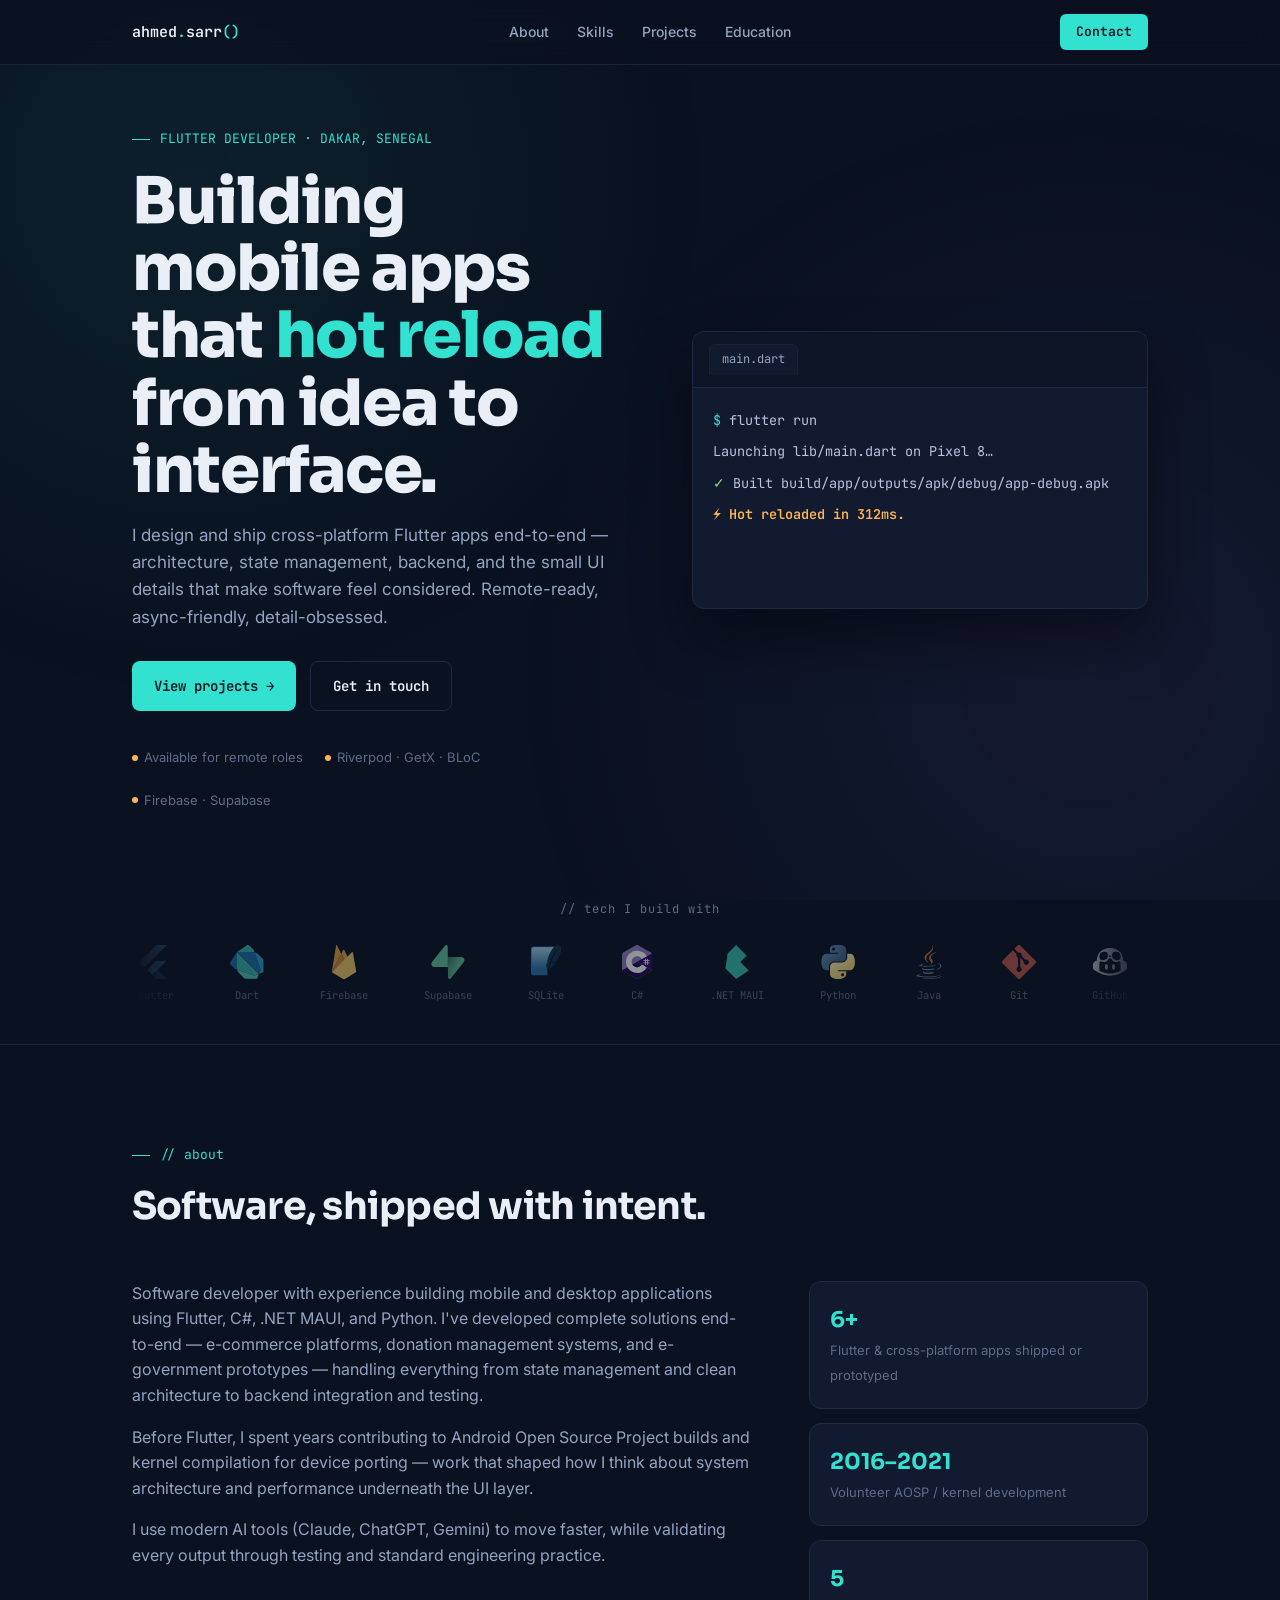
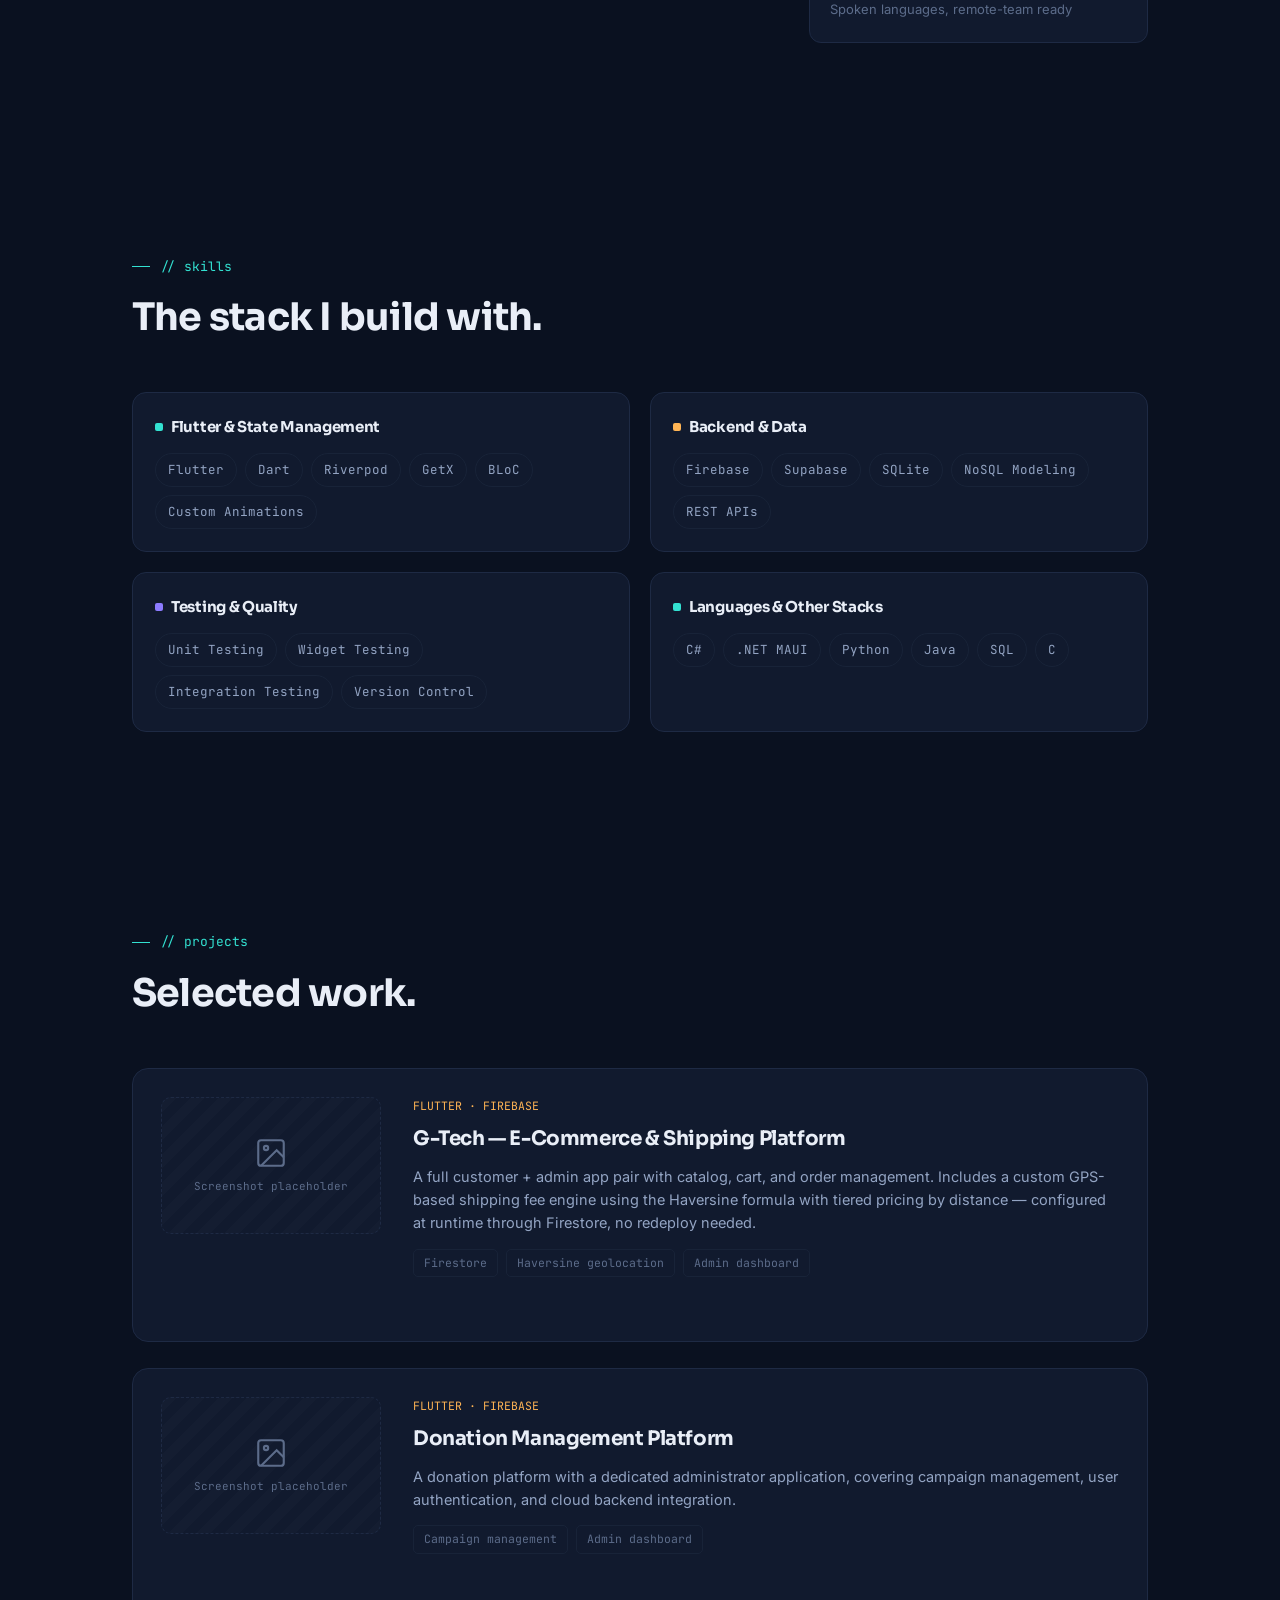
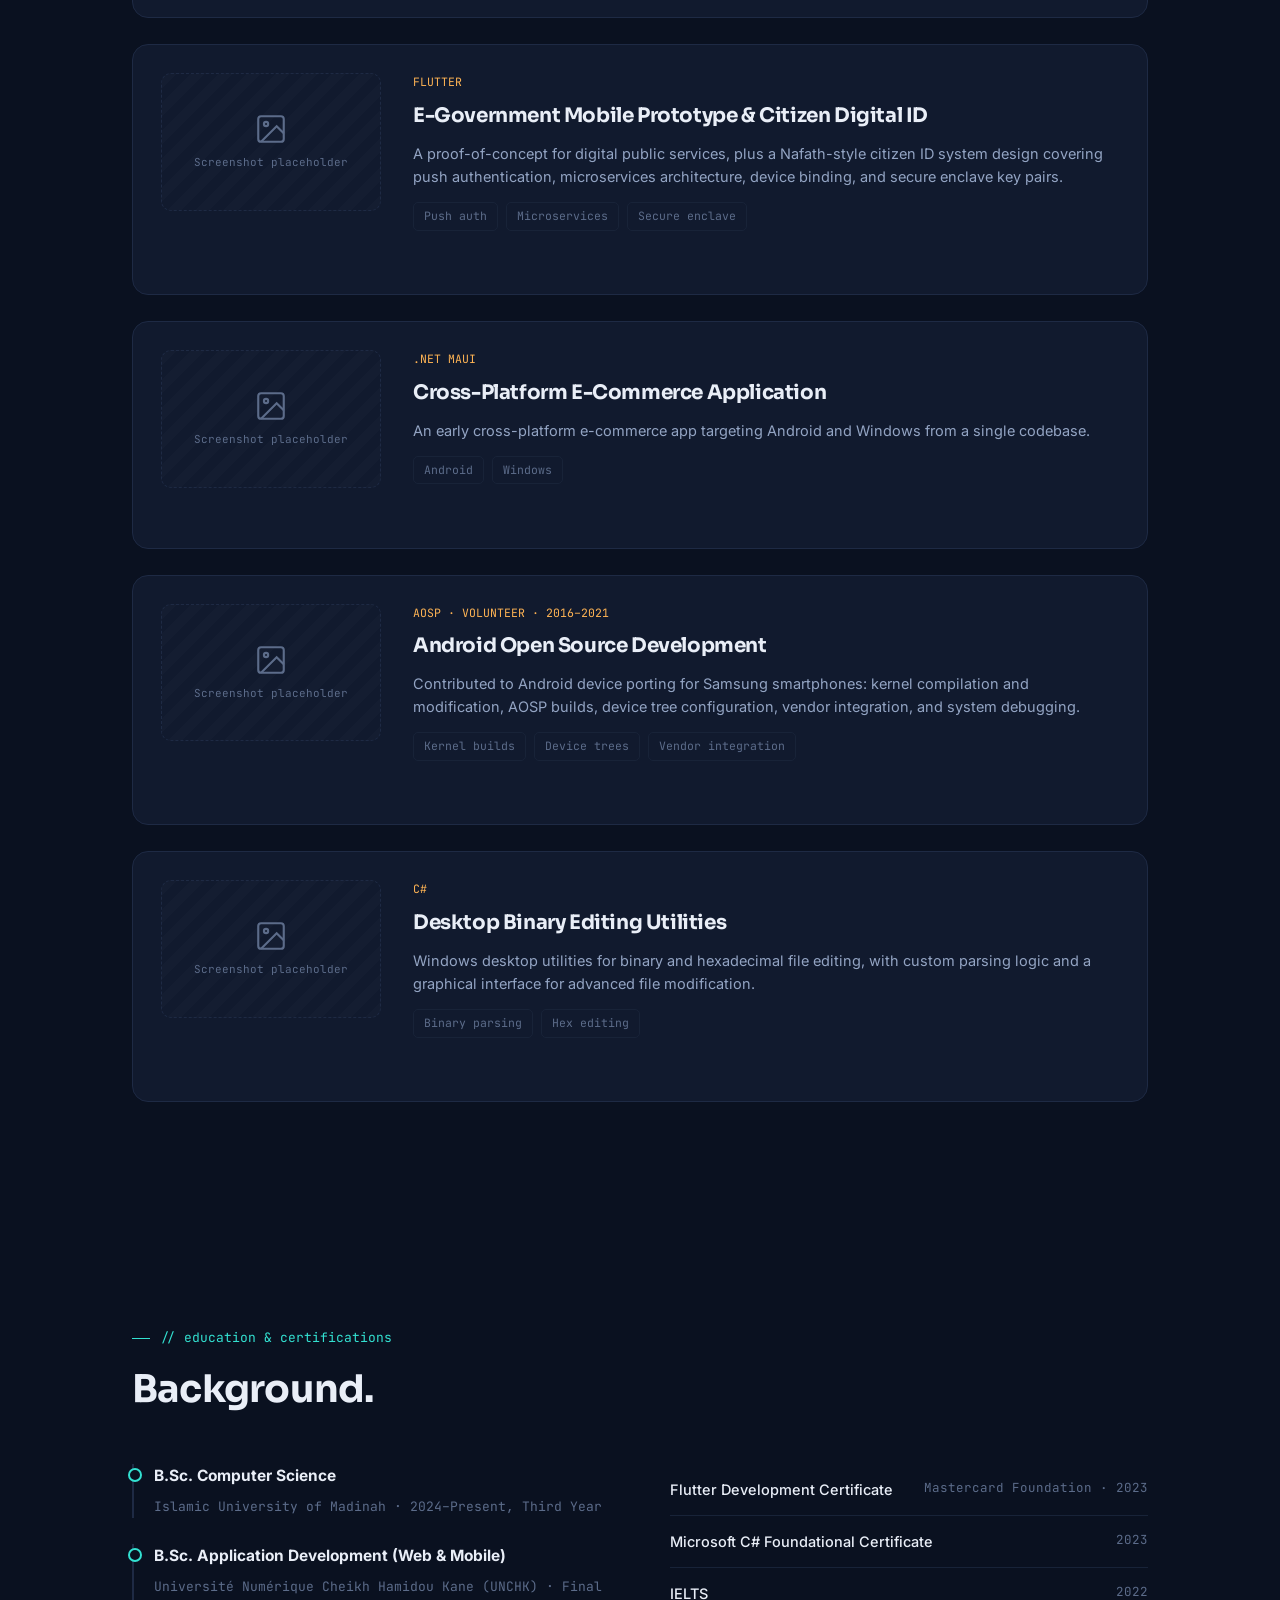
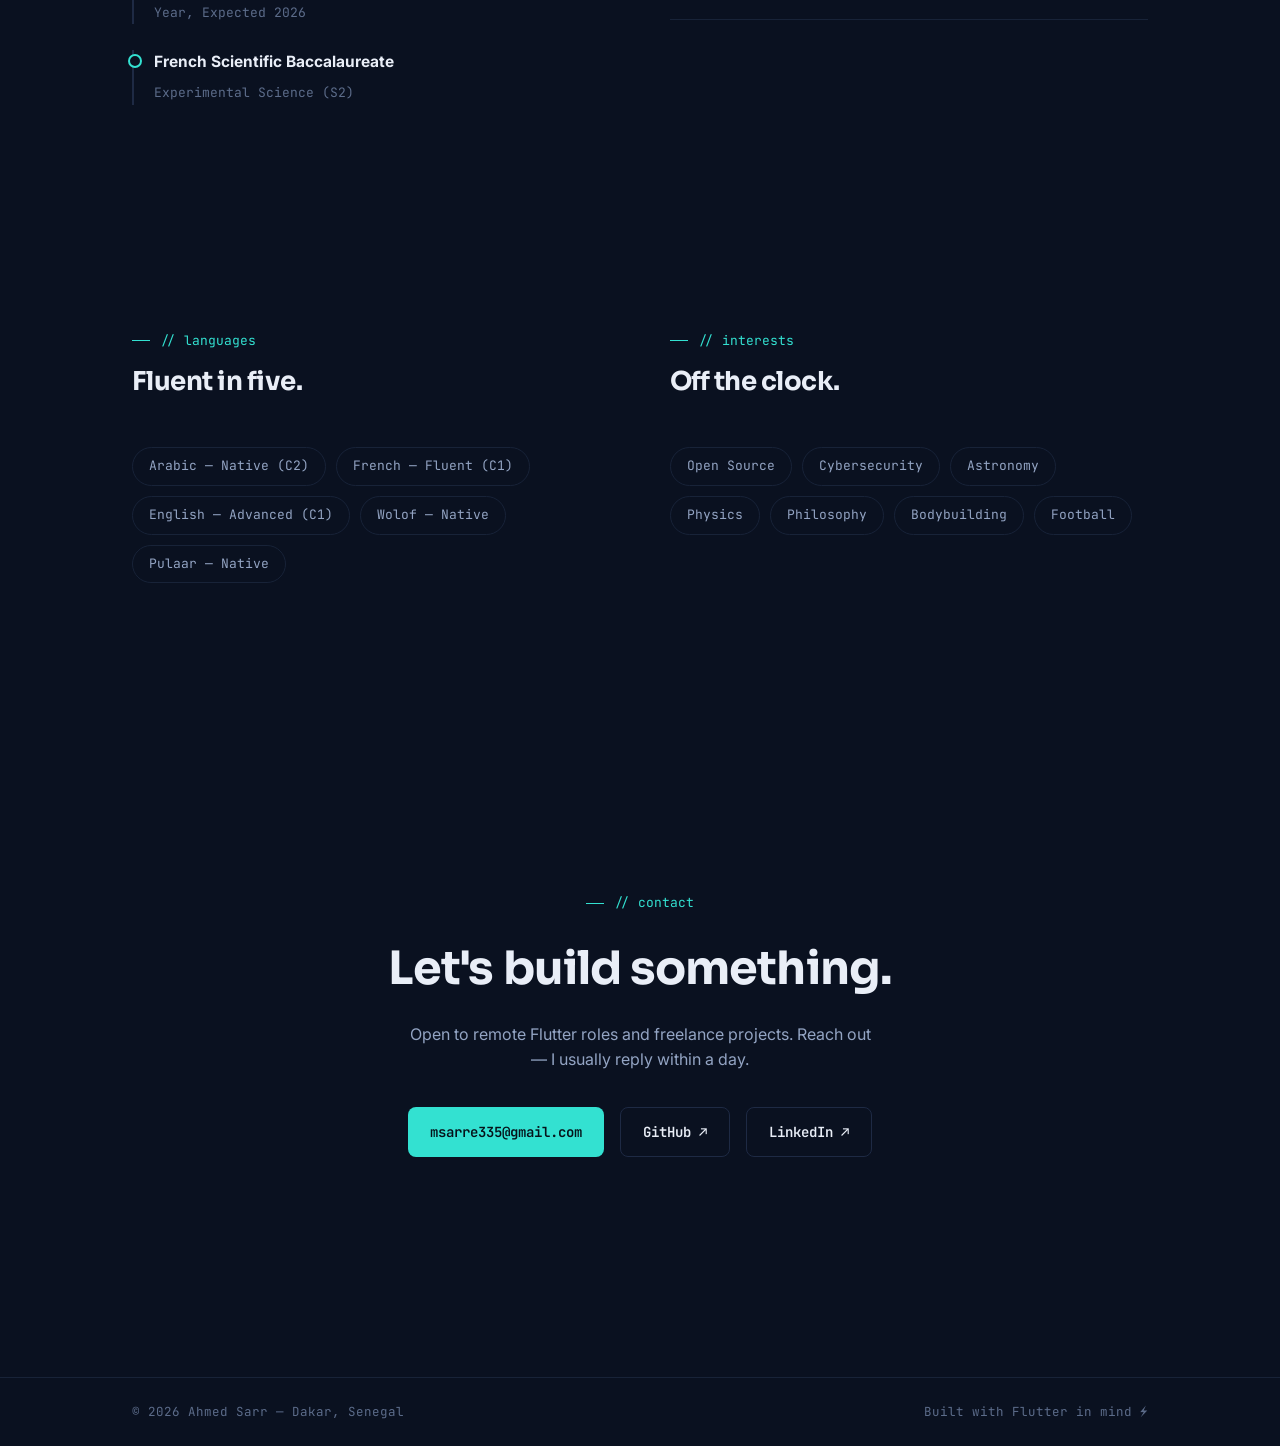
<file: index.html>
<!DOCTYPE html>
<html lang="en">
<head>
<meta charset="UTF-8">
<meta name="viewport" content="width=device-width, initial-scale=1.0">
<title>Ahmed Sarr — Flutter Developer</title>
<link rel="preconnect" href="https://fonts.googleapis.com">
<link rel="preconnect" href="https://fonts.gstatic.com" crossorigin>
<link href="https://fonts.googleapis.com/css2?family=Sora:wght@400;600;700;800&family=Inter:wght@400;500;600&family=JetBrains+Mono:wght@400;500;600&display=swap" rel="stylesheet">
<link rel="stylesheet" href="styles.css">
</head>
<body>

<div class="bg-grid"></div>

<nav>
  <div class="wrap">
    <div class="nav-logo">ahmed<span>.</span>sarr<span>()</span></div>
    <ul class="nav-links">
      <li><a href="#about">About</a></li>
      <li><a href="#skills">Skills</a></li>
      <li><a href="#projects">Projects</a></li>
      <li><a href="#education">Education</a></li>
    </ul>
    <a class="nav-cta" href="#contact">Contact</a>
  </div>
</nav>

<!-- HERO -->
<section class="hero">
  <div class="wrap">
    <div class="hero-grid">
      <div>
        <div class="eyebrow">FLUTTER DEVELOPER · DAKAR, SENEGAL</div>
        <h1>Building mobile apps that <span class="accent">hot reload</span> from idea to interface.</h1>
        <p class="lede">I design and ship cross-platform Flutter apps end-to-end — architecture, state management, backend, and the small UI details that make software feel considered. Remote-ready, async-friendly, detail-obsessed.</p>
        <div class="hero-actions">
          <a class="btn-primary" href="#projects">View projects →</a>
          <a class="btn-ghost" href="#contact">Get in touch</a>
        </div>
        <div class="hero-meta">
          <span><i class="dot"></i> Available for remote roles</span>
          <span><i class="dot"></i> Riverpod · GetX · BLoC</span>
          <span><i class="dot"></i> Firebase · Supabase</span>
        </div>
      </div>

      <div>
        <div class="terminal">
          <div class="terminal-head">
            <div class="terminal-tab mono">main.dart</div>
          </div>
          <div class="terminal-body" id="termBody">
            <div class="term-line" id="l1"><span class="term-prompt">$</span> flutter run</div>
            <div class="term-line" id="l2">Launching lib/main.dart on Pixel 8…</div>
            <div class="term-line" id="l3"><span class="term-ok">✓</span> Built build/app/outputs/apk/debug/app-debug.apk</div>
            <div class="term-line" id="l4"><span class="term-flash">⚡ Hot reloaded in 312ms.</span></div>
            <div class="term-line" id="l5">$ <span class="cursor"></span></div>
          </div>
        </div>
      </div>
    </div>
  </div>
</section>

<!-- TECH STACK MARQUEE -->
<section class="logo-marquee-section">
  <div class="wrap">
    <div class="logo-marquee-label">// tech I build with</div>
    <div class="logo-marquee">
      <div class="logo-track">
      <div class="logo-item"><svg xmlns="http://www.w3.org/2000/svg" fill="none" viewBox="0 0 100 100"><g clip-path="url(#a-flutter1)"><path fill="#42a5f5" fill-opacity=".8" d="M25.399 65.395 10 49.996 60 0h30.794zm65.395-19.259H60L48.465 57.671l15.399 15.4"/><path fill="#0d47a1" d="M48.465 88.465 60 100h30.794l-26.93-26.93"/><path fill="#42a5f5" d="M33.103 73.078 48.477 57.7l15.375 15.375-15.375 15.379z"/><path fill="url(#b-flutter1)" d="m48.477 88.453 15.375-15.375 2.146 2.146L50.623 90.6z"/><path fill="url(#c-flutter1)" d="m48.465 88.465 22.848-7.894-7.449-7.505"/></g><defs><linearGradient id="b-flutter1" x1="56.167" x2="58.314" y1="80.763" y2="82.909" gradientUnits="userSpaceOnUse"><stop offset=".2" stop-opacity=".15"/><stop offset=".85" stop-color="#616161" stop-opacity=".01"/></linearGradient><linearGradient id="c-flutter1" x1="48.471" x2="71.318" y1="80.766" y2="80.766" gradientUnits="userSpaceOnUse"><stop offset=".2" stop-opacity=".55"/><stop offset=".85" stop-color="#616161" stop-opacity=".01"/></linearGradient><clipPath id="a-flutter1"><path fill="#fff" d="M0 0h100v100H0z"/></clipPath></defs></svg><span>Flutter</span></div>
      <div class="logo-item"><svg xmlns="http://www.w3.org/2000/svg" fill="none" viewBox="0 0 100 100"><g clip-path="url(#a-dart1)"><g clip-path="url(#b-dart1)"><path fill="#00c4b3" d="m26.878 27.058-6.425-6.425v46.335l.09 2.171c0 .996.181 2.172.543 3.349l50.86 17.918 12.67-5.61z"/><path fill="#22d3c5" d="m84.615 84.796-12.67 5.61-50.769-17.918c.996 3.71 3.077 7.873 5.43 10.226l16.561 16.47 36.923.091z"/><path fill="#0075c9" d="M20.634 20.633.905 50.497c-1.629 1.72-.815 5.34 1.81 8.054l11.403 11.493 7.149 2.534c-.271-1.176-.543-2.353-.543-3.348l-.09-2.172z"/><path fill="#0075c9" d="M72.308 21.176a26 26 0 0 0-3.349-.543l-2.262-.09H20.453l64.162 64.162 5.611-12.67z"/><path fill="#00a8e1" d="M82.534 26.606c-2.353-2.353-6.425-4.525-10.226-5.43l17.918 50.86-5.61 12.67L98.37 80.27V42.533z"/><path fill="#00c4b3" d="M69.774 14.117 58.28 2.714C55.656.09 52.036-.725 50.226.904L20.362 20.633h46.244l2.263.09c.995 0 2.172.181 3.348.543z"/></g></g><defs><clipPath id="a-dart1"><path fill="#fff" d="M0 0h100v100H0z"/></clipPath><clipPath id="b-dart1"><path fill="#fff" d="M0 0h100v100H0z"/></clipPath></defs></svg><span>Dart</span></div>
      <div class="logo-item"><svg xmlns="http://www.w3.org/2000/svg" fill="none" viewBox="0 0 100 100"><path fill="#ffa000" d="m61.405 36.118-10 9.311-9.284-18.733 4.796-10.77c1.212-2.15 3.194-2.177 4.406 0z"/><path fill="#f57f17" d="M51.409 45.425 14 80.22l28.126-53.523z"/><path fill="#ffca28" d="M72.371 21.877c1.792-1.707 3.636-1.131 4.103 1.293l9.725 56.58-32.257 19.364c-1.13.633-4.13.88-4.13.88s-2.729-.332-3.774-.908L14 80.219z"/><path fill="#ffa000" d="M42.126 26.697 14 80.219 26.535 1.99c.47-2.425 1.844-2.672 3.084-.524z"/></svg><span>Firebase</span></div>
      <div class="logo-item"><svg xmlns="http://www.w3.org/2000/svg" fill="none" viewBox="0 0 100 100"><g clip-path="url(#a-supabase1)"><path fill="url(#b-supabase1)" d="M57.894 98.338c-2.554 3.217-7.734 1.454-7.796-2.654l-.9-60.082h40.4c7.316 0 11.397 8.452 6.847 14.182z"/><path fill="url(#c-supabase1)" fill-opacity=".2" d="M57.894 98.338c-2.554 3.217-7.734 1.454-7.796-2.654l-.9-60.082h40.4c7.316 0 11.397 8.452 6.847 14.182z"/><path fill="#3ecf8e" d="M41.464 1.66c2.555-3.217 7.735-1.454 7.796 2.654l.395 60.082H9.76c-7.318 0-11.399-8.452-6.848-14.182z"/></g><defs><linearGradient id="b-supabase1" x1="49.198" x2="85.103" y1="48.924" y2="63.982" gradientUnits="userSpaceOnUse"><stop stop-color="#249361"/><stop offset="1" stop-color="#3ecf8e"/></linearGradient><linearGradient id="c-supabase1" x1="33.279" x2="49.654" y1="27.128" y2="57.953" gradientUnits="userSpaceOnUse"><stop/><stop offset="1" stop-opacity="0"/></linearGradient><clipPath id="a-supabase1"><path fill="#fff" d="M0 0h100v100H0z"/></clipPath></defs></svg><span>Supabase</span></div>
      <div class="logo-item"><svg xmlns="http://www.w3.org/2000/svg" fill="none" viewBox="0 0 100 100"><path fill="#0b7fcc" d="m54.297 77.482-.074-.937S52.5 64.913 50.445 61.44c-.323-.552.034-2.808.943-6.156.531.913 2.766 4.837 3.217 6.102.506 1.424.61 1.833.61 1.833s-1.227-6.314-3.238-9.998q.733-2.462 1.566-4.894c.76 1.336 2.588 4.577 2.99 5.703.08.229.15.424.211.605l.058-.324c-.46-1.956-1.367-5.359-2.606-7.876 2.75-14.319 12.133-33.456 21.75-41.996H13.203c-4.209 0-7.648 3.443-7.648 7.648v69.195c0 4.206 3.442 7.648 7.649 7.648h41.325a93 93 0 0 1-.232-11.447"/><path fill="url(#a-sqlite1)" d="M51.388 55.283c.531.913 2.766 4.834 3.217 6.1.507 1.426.61 1.834.61 1.834s-1.227-6.314-3.238-9.997a129 129 0 0 1 1.566-4.899c.693 1.224 2.283 4.039 2.853 5.369l.064-.75c-.506-1.95-1.276-4.505-2.264-6.507 2.533-13.18 10.688-30.445 19.473-39.764H13.202a5.42 5.42 0 0 0-5.417 5.416v64.149c13.693-5.259 30.206-10.063 44.418-9.855-.525-2.035-1.126-3.875-1.758-4.94-.323-.553.034-2.81.943-6.156"/><path fill="#003956" d="M90.586 2.172C86.289-1.66 81.083-.119 75.95 4.437a34 34 0 0 0-2.277 2.234c-8.789 9.317-16.94 26.58-19.473 39.761.986 2.003 1.758 4.557 2.26 6.506.132.5.25.97.346 1.37.223.944.341 1.56.341 1.56s-.078-.299-.402-1.236c-.06-.18-.131-.378-.21-.604a6 6 0 0 0-.135-.339c-.574-1.33-2.16-4.144-2.856-5.365a139 139 0 0 0-1.566 4.895c2.014 3.684 3.241 9.998 3.241 9.998s-.107-.409-.61-1.834c-.452-1.266-2.689-5.187-3.217-6.1-.91 3.344-1.27 5.602-.943 6.155.632 1.065 1.23 2.908 1.758 4.94 1.19 4.584 2.02 10.166 2.02 10.166s.024.366.074.938a93 93 0 0 0 .232 11.446c.393 4.773 1.135 8.877 2.08 11.071l.648-.35c-1.392-4.325-1.957-9.995-1.71-16.528.375-9.995 2.674-22.043 6.919-34.601 7.18-18.961 17.14-34.17 26.252-41.434-8.307 7.502-19.55 31.785-22.916 40.778-3.766 10.07-6.436 19.518-8.048 28.573 2.774-8.487 11.756-12.133 11.756-12.133s4.404-5.436 9.552-13.194c-3.086.706-8.148 1.908-9.842 2.62-2.5 1.05-3.177 1.405-3.177 1.405s8.102-4.93 15.054-7.164c9.558-15.055 19.971-36.444 9.486-45.798"/><defs><linearGradient id="a-sqlite1" x1="45.773" x2="45.773" y1="8.086" y2="72.362" gradientUnits="userSpaceOnUse"><stop stop-color="#95d7f4"/><stop offset=".92" stop-color="#0f7fcc"/><stop offset="1" stop-color="#0f7fcc"/></linearGradient></defs></svg><span>SQLite</span></div>
      <div class="logo-item"><svg xmlns="http://www.w3.org/2000/svg" fill="none" viewBox="0 0 100 100"><path fill="#a179dc" d="M94.094 29.11c0-1.664-.356-3.136-1.076-4.398-.708-1.242-1.767-2.282-3.188-3.105C78.102 14.844 66.362 8.102 54.637 1.333c-3.16-1.825-6.225-1.758-9.363.093-4.668 2.752-28.04 16.143-35.005 20.177-2.868 1.66-4.264 4.202-4.265 7.504-.004 13.6 0 27.2-.004 40.8 0 1.63.342 3.072 1.03 4.315.708 1.28 1.782 2.349 3.235 3.19 6.965 4.034 30.34 17.424 35.008 20.177 3.139 1.853 6.203 1.919 9.365.094 11.725-6.77 23.466-13.512 35.196-20.275 1.453-.841 2.528-1.91 3.235-3.19.688-1.243 1.03-2.685 1.03-4.314 0 0 0-27.193-.005-40.793"/><path fill="#280068" d="M50.184 49.375 7.03 74.222c.708 1.28 1.782 2.349 3.235 3.19 6.965 4.034 30.34 17.424 35.008 20.177 3.139 1.853 6.203 1.919 9.365.094 11.725-6.77 23.466-13.512 35.196-20.275 1.453-.841 2.528-1.911 3.235-3.19z"/><path fill="#390091" d="M94.095 29.11c-.001-1.664-.357-3.136-1.077-4.398L50.184 49.375 93.07 74.22c.688-1.244 1.03-2.686 1.03-4.315 0 0 0-27.193-.005-40.793"/><path fill="#fff" d="M75.592 40.086v4.645h4.644v-4.645h2.323v4.645h4.644v2.322H82.56v4.644h4.644v2.322H82.56v4.645h-2.323v-4.645h-4.644v4.645H73.27v-4.645h-4.644v-2.322h4.644v-4.644h-4.644v-2.322h4.644v-4.645zm4.644 6.967h-4.644v4.644h4.644z"/><path fill="#fff" d="M50.279 16.761c12.114 0 22.69 6.58 28.356 16.358l-.056-.094-14.253 8.207c-2.808-4.754-7.955-7.963-13.861-8.03h-.186c-9.006 0-16.306 7.3-16.306 16.305a16.23 16.23 0 0 0 2.15 8.09c2.81 4.907 8.095 8.217 14.156 8.217 6.099 0 11.413-3.352 14.209-8.31l-.068.118 14.231 8.245c-5.603 9.696-16.034 16.254-28.007 16.385l-.365.002c-12.152 0-22.759-6.62-28.41-16.45a32.6 32.6 0 0 1-4.337-16.297c0-18.085 14.661-32.746 32.747-32.746"/></svg><span>C#</span></div>
      <div class="logo-item"><svg xmlns="http://www.w3.org/2000/svg" fill="none" viewBox="0 0 100 100"><path fill="#00d1b2" d="M16 68.75 22.25 25l25-25L78.5 31.25 59.75 50l25 25-37.5 25z"/></svg><span>.NET MAUI</span></div>
      <div class="logo-item"><svg xmlns="http://www.w3.org/2000/svg" fill="none" viewBox="0 0 100 100"><g clip-path="url(#a-python1)"><path fill="url(#b-python1)" d="M49.866 0c-4.08.02-7.973.367-11.4.974C28.368 2.757 26.537 6.49 26.537 13.376v9.092h23.856v3.03h-32.81c-6.934 0-13.005 4.168-14.904 12.098-2.191 9.086-2.288 14.758 0 24.246 1.695 7.063 5.745 12.095 12.68 12.095h8.203v-10.9c0-7.875 6.812-14.82 14.903-14.82h23.83c6.633 0 11.928-5.463 11.928-12.123V13.377c0-6.466-5.455-11.323-11.928-12.402-4.1-.682-8.352-.993-12.43-.974M36.964 7.314c2.464 0 4.477 2.046 4.477 4.562 0 2.505-2.013 4.53-4.477 4.53-2.473 0-4.476-2.025-4.476-4.53-.001-2.516 2.003-4.562 4.476-4.562"/><path fill="url(#c-python1)" d="M77.198 25.498v10.594c0 8.212-6.964 15.125-14.903 15.125h-23.83c-6.527 0-11.928 5.587-11.928 12.124V86.06c0 6.464 5.621 10.268 11.928 12.122 7.551 2.219 14.793 2.621 23.83 0 6.005-1.74 11.927-5.24 11.927-12.122v-9.094H50.394v-3.031h35.758c6.933 0 9.519-4.836 11.93-12.095 2.491-7.473 2.383-14.66 0-24.246-1.714-6.903-4.986-12.097-11.93-12.097zm-13.403 57.53c2.474 0 4.477 2.026 4.477 4.533 0 2.514-2.004 4.56-4.477 4.56-2.464 0-4.476-2.046-4.476-4.56 0-2.507 2.012-4.533 4.476-4.533"/></g><defs><linearGradient id="b-python1" x1="-1.392" x2="53.633" y1="2.844" y2="49.769" gradientUnits="userSpaceOnUse"><stop stop-color="#5a9fd4"/><stop offset="1" stop-color="#306998"/></linearGradient><linearGradient id="c-python1" x1="74.335" x2="54.603" y1="78.937" y2="51.265" gradientUnits="userSpaceOnUse"><stop stop-color="#ffd43b"/><stop offset="1" stop-color="#ffe873"/></linearGradient><clipPath id="a-python1"><path fill="#fff" d="M0 0h100v100H0z"/></clipPath></defs></svg><span>Python</span></div>
      <div class="logo-item"><svg xmlns="http://www.w3.org/2000/svg" fill="none" viewBox="0 0 100 100"><path fill="#5382a1" d="M36.753 77.336s-3.822 2.222 2.72 2.974c7.924.904 11.973.774 20.706-.879 0 0 2.296 1.44 5.502 2.687-19.576 8.39-44.304-.486-28.928-4.782M34.36 66.387s-4.286 3.173 2.26 3.85c8.464.873 15.15.945 26.717-1.283 0 0 1.6 1.622 4.115 2.51-23.668 6.92-50.03.545-33.092-5.077"/><path fill="#e76f00" d="M54.527 47.815c4.823 5.554-1.267 10.551-1.267 10.551s12.247-6.322 6.622-14.24C54.63 36.743 50.6 33.074 72.41 20.425c0 0-34.234 8.55-17.883 27.39"/><path fill="#5382a1" d="M80.418 85.434s2.827 2.33-3.115 4.133c-11.3 3.423-47.03 4.456-56.956.136-3.568-1.552 3.124-3.706 5.228-4.159 2.195-.475 3.45-.387 3.45-.387-3.968-2.795-25.648 5.49-11.012 7.861 39.913 6.473 72.757-2.914 62.405-7.584M38.59 55.044s-18.174 4.317-6.436 5.884c4.956.664 14.837.514 24.04-.258 7.522-.634 15.075-1.983 15.075-1.983s-2.653 1.136-4.571 2.446c-18.457 4.854-54.11 2.596-43.846-2.37 8.68-4.195 15.738-3.72 15.738-3.72m32.603 18.224c18.762-9.75 10.088-19.118 4.033-17.856-1.484.309-2.146.576-2.146.576s.551-.863 1.603-1.236c11.978-4.212 21.19 12.42-3.867 19.007 0 0 .29-.26.377-.491"/><path fill="#e76f00" d="M59.882 0s10.39 10.395-9.855 26.377C33.793 39.2 46.325 46.51 50.02 54.861c-9.476-8.55-16.43-16.077-11.765-23.082C45.103 21.496 64.075 16.51 59.882 0"/><path fill="#5382a1" d="M40.434 99.686c18.009 1.153 45.663-.64 46.318-9.161 0 0-1.26 3.23-14.883 5.796-15.371 2.892-34.329 2.555-45.573.7 0 0 2.302 1.906 14.138 2.665"/></svg><span>Java</span></div>
      <div class="logo-item"><svg xmlns="http://www.w3.org/2000/svg" fill="none" viewBox="0 0 100 100"><g clip-path="url(#a-git1)"><path fill="#de4c36" d="M98.114 45.544 54.454 1.886a6.44 6.44 0 0 0-9.108 0l-9.066 9.066 11.5 11.501a7.65 7.65 0 0 1 7.869 1.834 7.66 7.66 0 0 1 1.817 7.916L68.55 43.287c2.682-.923 5.776-.326 7.918 1.82a7.66 7.66 0 0 1 0 10.836 7.662 7.662 0 0 1-12.508-8.335L53.623 37.271v27.202a7.663 7.663 0 0 1 2.026 12.288 7.66 7.66 0 0 1-10.836 0 7.663 7.663 0 0 1 2.508-12.51V36.795a7.6 7.6 0 0 1-2.508-1.672 7.66 7.66 0 0 1-1.651-8.377l-11.338-11.34L1.887 45.344a6.44 6.44 0 0 0 0 9.11l43.661 43.659a6.44 6.44 0 0 0 9.108 0l43.458-43.457a6.444 6.444 0 0 0 0-9.11"/></g><defs><clipPath id="a-git1"><path fill="#fff" d="M0 0h100v100H0z"/></clipPath></defs></svg><span>Git</span></div>
      <div class="logo-item"><svg xmlns="http://www.w3.org/2000/svg" fill="none" viewBox="0 0 100 100"><path fill="#fff" d="M35.417 60.982a4.066 4.066 0 0 1 8.131 0v7.494a4.066 4.066 0 1 1-8.132 0zm24.899-4.065a4.066 4.066 0 0 0-4.066 4.065v7.494a4.066 4.066 0 1 0 8.132 0v-7.494a4.066 4.066 0 0 0-4.066-4.065"/><path fill="#fff" fill-rule="evenodd" d="M100 68.331V57.125a6.85 6.85 0 0 0-1.344-4.081l-3.044-4.125c-1.629-2.22-4.042-2.794-6.63-2.794C88.005 35 85.693 27.063 80.187 21.25 69.688 10.125 55.75 9 50 9s-19.687 1.125-30.187 12.25C14.3 27.063 11.993 35 11.019 46.125c-2.583 0-5.008.584-6.638 2.794l-3.043 4.119A6.9 6.9 0 0 0 0 57.125v11.206a4.67 4.67 0 0 0 1.888 3.713C11.645 79.206 30.834 90.25 50 90.25c17.324 0 34.33-8.116 48.113-18.206A4.67 4.67 0 0 0 100 68.33M76.563 47.77c2.156.708 4.228 1.71 4.362 4.262h-.006c.343 7.188.443 14.412.319 21.607a3.66 3.66 0 0 1-2.126 3.274C68.776 81.625 58.995 84 50.006 84c-9 0-18.781-2.375-29.125-7.088a3.66 3.66 0 0 1-2.125-3.275c.035-2.326.046-4.651.055-6.976l.002-.245c.02-4.795.04-9.588.268-14.385.137-2.538 2.2-3.556 4.35-4.262 2.272 1.433 5.056 1.987 7.713 1.987 2.825 0 8.1-.675 12.475-5.05 1.106-1.1 1.862-2.825 2.375-4.737a42 42 0 0 1 4.012-.213q2.005.01 4 .213c.513 1.912 1.269 3.637 2.375 4.737 4.382 4.375 9.65 5.05 12.475 5.05 2.657 0 5.433-.56 7.707-1.987m-47.25-2.956c-3.438 0-6.625-1.126-8.313-2.813-2.312-2.375-3.187-13.625.875-18.062 1.875-2 5.563-3.438 9.938-3.875 4.125-.375 7.812.25 9.437 1.687 1.5 1.25 2.5 4.188 2.625 7.75.125 4.438-1 8.813-2.812 10.563-4.126 4.187-9.126 4.75-11.75 4.75m17.437-11.5c-.062-.813-.125-1.563-.25-2.25 1.313-.125 2.5-.188 3.5-.188s2.188.063 3.5.188c-.125.687-.187 1.437-.25 2.25 0 .562 0 1.124.063 1.75-1.25-.126-2.313-.126-3.313-.126s-2.062 0-3.312.126c.062-.626.062-1.188.062-1.75m12.188 6.75C57.125 38.313 56 33.937 56.125 29.5c.125-3.562 1.125-6.5 2.625-7.75 1.625-1.437 5.313-2.062 9.438-1.687 4.374.437 8.062 1.875 9.937 3.875C82.188 28.375 81.313 39.625 79 42c-1.687 1.688-4.875 2.813-8.312 2.813-2.626 0-7.626-.563-11.75-4.75" clip-rule="evenodd"/></svg><span>GitHub</span></div>
      <div class="logo-item"><svg xmlns="http://www.w3.org/2000/svg" fill="none" viewBox="0 0 100 100"><path fill="#3ddb85" d="M73.013 64.093a4.17 4.17 0 0 1-4.164-4.166 4.17 4.17 0 0 1 4.164-4.163 4.17 4.17 0 0 1 4.164 4.163 4.17 4.17 0 0 1-4.164 4.166m-46.026 0a4.17 4.17 0 0 1-4.163-4.166 4.17 4.17 0 0 1 4.163-4.163 4.17 4.17 0 0 1 4.164 4.163 4.17 4.17 0 0 1-4.164 4.166m47.52-25.083 8.321-14.414a1.733 1.733 0 0 0-1.947-2.537 1.73 1.73 0 0 0-1.052.806L71.404 37.46C64.96 34.52 57.723 32.88 50 32.88s-14.96 1.639-21.403 4.58l-8.426-14.596a1.733 1.733 0 0 0-3.172.418c-.119.443-.057.915.173 1.313l8.322 14.414C11.204 46.782 1.43 61.249 0 78.34h100c-1.431-17.09-11.205-31.559-25.494-39.33"/></svg><span>Android</span></div>
      <div class="logo-item"><svg xmlns="http://www.w3.org/2000/svg" fill="none" viewBox="0 0 100 100"><g clip-path="url(#a-windows111)"><path fill="#0078d4" d="M52.6 52.602h47.398V100H52.6zm-52.598 0H47.4V100H.002zM52.6 0h47.398v47.398H52.6zM.002 0H47.4v47.398H.002z"/></g><defs><clipPath id="a-windows111"><path fill="#fff" d="M0 0h100v100H0z"/></clipPath></defs></svg><span>Windows</span></div>
      <div class="logo-item"><svg xmlns="http://www.w3.org/2000/svg" fill="none" viewBox="0 0 100 100"><path fill="#2489ca" d="M.951 35.498s-2.435-1.756.488-4.1l6.81-6.089s1.948-2.05 4.008-.264l62.839 47.576v22.814s-.03 3.582-4.628 3.186z"/><path fill="#1070b3" d="M17.148 50.204.951 64.929s-1.664 1.238 0 3.45l7.52 6.84s1.787 1.919 4.425-.263l17.171-13.02z"/><path fill="#0877b9" d="M45.584 50.325 75.29 27.643l-.193-22.692S73.827 0 69.596 2.577L30.067 38.553z"/><path fill="#3c99d4" d="M70.469 98.652c1.725 1.766 3.815 1.188 3.815 1.188l23.149-11.407c2.963-2.02 2.547-4.526 2.547-4.526V15.79c0-2.994-3.065-4.029-3.065-4.029L76.852 2.09c-4.384-2.71-7.256.487-7.256.487s3.694-2.659 5.5 2.375v90.067c0 .62-.132 1.228-.396 1.776-.527 1.066-1.674 2.06-4.424 1.644z"/></svg><span>VS Code</span></div>
      <div class="logo-item"><svg xmlns="http://www.w3.org/2000/svg" fill="none" viewBox="0 0 100 100"><path fill="#e44d26" d="M14.021 90.034 6 0h88.187l-8.022 89.985L50.02 100"/><path fill="#f16529" d="M50.093 92.344V7.39h36.048l-6.88 76.811"/><path fill="#ebebeb" d="M22.383 18.4h27.71v11.036H34.488L35.51 40.74h14.584v11.01H25.397zm3.5 38.893h11.084l.778 8.823 12.348 3.306v11.521l-22.654-6.32"/><path fill="#fff" d="M77.706 18.4H50.044v11.036h26.64zm-2.018 22.34H50.044v11.035h13.612l-1.288 14.341-12.324 3.306v11.473l22.606-6.271"/></svg><span>HTML5</span></div>
      <div class="logo-item"><svg xmlns="http://www.w3.org/2000/svg" fill="none" viewBox="0 0 100 100"><path fill="#264de4" d="m94.175 0-8.033 89.99L50.034 100l-36.01-9.996L6 0z"/><path fill="#2965f1" d="m79.265 84.26 6.865-76.9H50.088v84.988z"/><path fill="#ebebeb" d="m24.396 40.74.99 11.039h24.702V40.74zm25.692-22.342h-27.68l1.003 11.038h26.676zm0 62.495V69.408l-.049.013-12.294-3.32-.786-8.803H25.878l1.547 17.332 22.612 6.277z"/><path fill="#fff" d="m63.642 51.779-1.281 14.316-12.312 3.323v11.484l22.63-6.272.166-1.865 2.594-29.06.27-2.965L77.7 18.398H50.05v11.038h15.555L64.599 40.74H50.05v11.04z"/></svg><span>CSS3</span></div>
      <div class="logo-item"><svg xmlns="http://www.w3.org/2000/svg" fill="none" viewBox="0 0 100 100"><g clip-path="url(#a-flutter2)"><path fill="#42a5f5" fill-opacity=".8" d="M25.399 65.395 10 49.996 60 0h30.794zm65.395-19.259H60L48.465 57.671l15.399 15.4"/><path fill="#0d47a1" d="M48.465 88.465 60 100h30.794l-26.93-26.93"/><path fill="#42a5f5" d="M33.103 73.078 48.477 57.7l15.375 15.375-15.375 15.379z"/><path fill="url(#b-flutter2)" d="m48.477 88.453 15.375-15.375 2.146 2.146L50.623 90.6z"/><path fill="url(#c-flutter2)" d="m48.465 88.465 22.848-7.894-7.449-7.505"/></g><defs><linearGradient id="b-flutter2" x1="56.167" x2="58.314" y1="80.763" y2="82.909" gradientUnits="userSpaceOnUse"><stop offset=".2" stop-opacity=".15"/><stop offset=".85" stop-color="#616161" stop-opacity=".01"/></linearGradient><linearGradient id="c-flutter2" x1="48.471" x2="71.318" y1="80.766" y2="80.766" gradientUnits="userSpaceOnUse"><stop offset=".2" stop-opacity=".55"/><stop offset=".85" stop-color="#616161" stop-opacity=".01"/></linearGradient><clipPath id="a-flutter2"><path fill="#fff" d="M0 0h100v100H0z"/></clipPath></defs></svg><span>Flutter</span></div>
      <div class="logo-item"><svg xmlns="http://www.w3.org/2000/svg" fill="none" viewBox="0 0 100 100"><g clip-path="url(#a-dart2)"><g clip-path="url(#b-dart2)"><path fill="#00c4b3" d="m26.878 27.058-6.425-6.425v46.335l.09 2.171c0 .996.181 2.172.543 3.349l50.86 17.918 12.67-5.61z"/><path fill="#22d3c5" d="m84.615 84.796-12.67 5.61-50.769-17.918c.996 3.71 3.077 7.873 5.43 10.226l16.561 16.47 36.923.091z"/><path fill="#0075c9" d="M20.634 20.633.905 50.497c-1.629 1.72-.815 5.34 1.81 8.054l11.403 11.493 7.149 2.534c-.271-1.176-.543-2.353-.543-3.348l-.09-2.172z"/><path fill="#0075c9" d="M72.308 21.176a26 26 0 0 0-3.349-.543l-2.262-.09H20.453l64.162 64.162 5.611-12.67z"/><path fill="#00a8e1" d="M82.534 26.606c-2.353-2.353-6.425-4.525-10.226-5.43l17.918 50.86-5.61 12.67L98.37 80.27V42.533z"/><path fill="#00c4b3" d="M69.774 14.117 58.28 2.714C55.656.09 52.036-.725 50.226.904L20.362 20.633h46.244l2.263.09c.995 0 2.172.181 3.348.543z"/></g></g><defs><clipPath id="a-dart2"><path fill="#fff" d="M0 0h100v100H0z"/></clipPath><clipPath id="b-dart2"><path fill="#fff" d="M0 0h100v100H0z"/></clipPath></defs></svg><span>Dart</span></div>
      <div class="logo-item"><svg xmlns="http://www.w3.org/2000/svg" fill="none" viewBox="0 0 100 100"><path fill="#ffa000" d="m61.405 36.118-10 9.311-9.284-18.733 4.796-10.77c1.212-2.15 3.194-2.177 4.406 0z"/><path fill="#f57f17" d="M51.409 45.425 14 80.22l28.126-53.523z"/><path fill="#ffca28" d="M72.371 21.877c1.792-1.707 3.636-1.131 4.103 1.293l9.725 56.58-32.257 19.364c-1.13.633-4.13.88-4.13.88s-2.729-.332-3.774-.908L14 80.219z"/><path fill="#ffa000" d="M42.126 26.697 14 80.219 26.535 1.99c.47-2.425 1.844-2.672 3.084-.524z"/></svg><span>Firebase</span></div>
      <div class="logo-item"><svg xmlns="http://www.w3.org/2000/svg" fill="none" viewBox="0 0 100 100"><g clip-path="url(#a-supabase2)"><path fill="url(#b-supabase2)" d="M57.894 98.338c-2.554 3.217-7.734 1.454-7.796-2.654l-.9-60.082h40.4c7.316 0 11.397 8.452 6.847 14.182z"/><path fill="url(#c-supabase2)" fill-opacity=".2" d="M57.894 98.338c-2.554 3.217-7.734 1.454-7.796-2.654l-.9-60.082h40.4c7.316 0 11.397 8.452 6.847 14.182z"/><path fill="#3ecf8e" d="M41.464 1.66c2.555-3.217 7.735-1.454 7.796 2.654l.395 60.082H9.76c-7.318 0-11.399-8.452-6.848-14.182z"/></g><defs><linearGradient id="b-supabase2" x1="49.198" x2="85.103" y1="48.924" y2="63.982" gradientUnits="userSpaceOnUse"><stop stop-color="#249361"/><stop offset="1" stop-color="#3ecf8e"/></linearGradient><linearGradient id="c-supabase2" x1="33.279" x2="49.654" y1="27.128" y2="57.953" gradientUnits="userSpaceOnUse"><stop/><stop offset="1" stop-opacity="0"/></linearGradient><clipPath id="a-supabase2"><path fill="#fff" d="M0 0h100v100H0z"/></clipPath></defs></svg><span>Supabase</span></div>
      <div class="logo-item"><svg xmlns="http://www.w3.org/2000/svg" fill="none" viewBox="0 0 100 100"><path fill="#0b7fcc" d="m54.297 77.482-.074-.937S52.5 64.913 50.445 61.44c-.323-.552.034-2.808.943-6.156.531.913 2.766 4.837 3.217 6.102.506 1.424.61 1.833.61 1.833s-1.227-6.314-3.238-9.998q.733-2.462 1.566-4.894c.76 1.336 2.588 4.577 2.99 5.703.08.229.15.424.211.605l.058-.324c-.46-1.956-1.367-5.359-2.606-7.876 2.75-14.319 12.133-33.456 21.75-41.996H13.203c-4.209 0-7.648 3.443-7.648 7.648v69.195c0 4.206 3.442 7.648 7.649 7.648h41.325a93 93 0 0 1-.232-11.447"/><path fill="url(#a-sqlite2)" d="M51.388 55.283c.531.913 2.766 4.834 3.217 6.1.507 1.426.61 1.834.61 1.834s-1.227-6.314-3.238-9.997a129 129 0 0 1 1.566-4.899c.693 1.224 2.283 4.039 2.853 5.369l.064-.75c-.506-1.95-1.276-4.505-2.264-6.507 2.533-13.18 10.688-30.445 19.473-39.764H13.202a5.42 5.42 0 0 0-5.417 5.416v64.149c13.693-5.259 30.206-10.063 44.418-9.855-.525-2.035-1.126-3.875-1.758-4.94-.323-.553.034-2.81.943-6.156"/><path fill="#003956" d="M90.586 2.172C86.289-1.66 81.083-.119 75.95 4.437a34 34 0 0 0-2.277 2.234c-8.789 9.317-16.94 26.58-19.473 39.761.986 2.003 1.758 4.557 2.26 6.506.132.5.25.97.346 1.37.223.944.341 1.56.341 1.56s-.078-.299-.402-1.236c-.06-.18-.131-.378-.21-.604a6 6 0 0 0-.135-.339c-.574-1.33-2.16-4.144-2.856-5.365a139 139 0 0 0-1.566 4.895c2.014 3.684 3.241 9.998 3.241 9.998s-.107-.409-.61-1.834c-.452-1.266-2.689-5.187-3.217-6.1-.91 3.344-1.27 5.602-.943 6.155.632 1.065 1.23 2.908 1.758 4.94 1.19 4.584 2.02 10.166 2.02 10.166s.024.366.074.938a93 93 0 0 0 .232 11.446c.393 4.773 1.135 8.877 2.08 11.071l.648-.35c-1.392-4.325-1.957-9.995-1.71-16.528.375-9.995 2.674-22.043 6.919-34.601 7.18-18.961 17.14-34.17 26.252-41.434-8.307 7.502-19.55 31.785-22.916 40.778-3.766 10.07-6.436 19.518-8.048 28.573 2.774-8.487 11.756-12.133 11.756-12.133s4.404-5.436 9.552-13.194c-3.086.706-8.148 1.908-9.842 2.62-2.5 1.05-3.177 1.405-3.177 1.405s8.102-4.93 15.054-7.164c9.558-15.055 19.971-36.444 9.486-45.798"/><defs><linearGradient id="a-sqlite2" x1="45.773" x2="45.773" y1="8.086" y2="72.362" gradientUnits="userSpaceOnUse"><stop stop-color="#95d7f4"/><stop offset=".92" stop-color="#0f7fcc"/><stop offset="1" stop-color="#0f7fcc"/></linearGradient></defs></svg><span>SQLite</span></div>
      <div class="logo-item"><svg xmlns="http://www.w3.org/2000/svg" fill="none" viewBox="0 0 100 100"><path fill="#a179dc" d="M94.094 29.11c0-1.664-.356-3.136-1.076-4.398-.708-1.242-1.767-2.282-3.188-3.105C78.102 14.844 66.362 8.102 54.637 1.333c-3.16-1.825-6.225-1.758-9.363.093-4.668 2.752-28.04 16.143-35.005 20.177-2.868 1.66-4.264 4.202-4.265 7.504-.004 13.6 0 27.2-.004 40.8 0 1.63.342 3.072 1.03 4.315.708 1.28 1.782 2.349 3.235 3.19 6.965 4.034 30.34 17.424 35.008 20.177 3.139 1.853 6.203 1.919 9.365.094 11.725-6.77 23.466-13.512 35.196-20.275 1.453-.841 2.528-1.91 3.235-3.19.688-1.243 1.03-2.685 1.03-4.314 0 0 0-27.193-.005-40.793"/><path fill="#280068" d="M50.184 49.375 7.03 74.222c.708 1.28 1.782 2.349 3.235 3.19 6.965 4.034 30.34 17.424 35.008 20.177 3.139 1.853 6.203 1.919 9.365.094 11.725-6.77 23.466-13.512 35.196-20.275 1.453-.841 2.528-1.911 3.235-3.19z"/><path fill="#390091" d="M94.095 29.11c-.001-1.664-.357-3.136-1.077-4.398L50.184 49.375 93.07 74.22c.688-1.244 1.03-2.686 1.03-4.315 0 0 0-27.193-.005-40.793"/><path fill="#fff" d="M75.592 40.086v4.645h4.644v-4.645h2.323v4.645h4.644v2.322H82.56v4.644h4.644v2.322H82.56v4.645h-2.323v-4.645h-4.644v4.645H73.27v-4.645h-4.644v-2.322h4.644v-4.644h-4.644v-2.322h4.644v-4.645zm4.644 6.967h-4.644v4.644h4.644z"/><path fill="#fff" d="M50.279 16.761c12.114 0 22.69 6.58 28.356 16.358l-.056-.094-14.253 8.207c-2.808-4.754-7.955-7.963-13.861-8.03h-.186c-9.006 0-16.306 7.3-16.306 16.305a16.23 16.23 0 0 0 2.15 8.09c2.81 4.907 8.095 8.217 14.156 8.217 6.099 0 11.413-3.352 14.209-8.31l-.068.118 14.231 8.245c-5.603 9.696-16.034 16.254-28.007 16.385l-.365.002c-12.152 0-22.759-6.62-28.41-16.45a32.6 32.6 0 0 1-4.337-16.297c0-18.085 14.661-32.746 32.747-32.746"/></svg><span>C#</span></div>
      <div class="logo-item"><svg xmlns="http://www.w3.org/2000/svg" fill="none" viewBox="0 0 100 100"><path fill="#00d1b2" d="M16 68.75 22.25 25l25-25L78.5 31.25 59.75 50l25 25-37.5 25z"/></svg><span>.NET MAUI</span></div>
      <div class="logo-item"><svg xmlns="http://www.w3.org/2000/svg" fill="none" viewBox="0 0 100 100"><g clip-path="url(#a-python2)"><path fill="url(#b-python2)" d="M49.866 0c-4.08.02-7.973.367-11.4.974C28.368 2.757 26.537 6.49 26.537 13.376v9.092h23.856v3.03h-32.81c-6.934 0-13.005 4.168-14.904 12.098-2.191 9.086-2.288 14.758 0 24.246 1.695 7.063 5.745 12.095 12.68 12.095h8.203v-10.9c0-7.875 6.812-14.82 14.903-14.82h23.83c6.633 0 11.928-5.463 11.928-12.123V13.377c0-6.466-5.455-11.323-11.928-12.402-4.1-.682-8.352-.993-12.43-.974M36.964 7.314c2.464 0 4.477 2.046 4.477 4.562 0 2.505-2.013 4.53-4.477 4.53-2.473 0-4.476-2.025-4.476-4.53-.001-2.516 2.003-4.562 4.476-4.562"/><path fill="url(#c-python2)" d="M77.198 25.498v10.594c0 8.212-6.964 15.125-14.903 15.125h-23.83c-6.527 0-11.928 5.587-11.928 12.124V86.06c0 6.464 5.621 10.268 11.928 12.122 7.551 2.219 14.793 2.621 23.83 0 6.005-1.74 11.927-5.24 11.927-12.122v-9.094H50.394v-3.031h35.758c6.933 0 9.519-4.836 11.93-12.095 2.491-7.473 2.383-14.66 0-24.246-1.714-6.903-4.986-12.097-11.93-12.097zm-13.403 57.53c2.474 0 4.477 2.026 4.477 4.533 0 2.514-2.004 4.56-4.477 4.56-2.464 0-4.476-2.046-4.476-4.56 0-2.507 2.012-4.533 4.476-4.533"/></g><defs><linearGradient id="b-python2" x1="-1.392" x2="53.633" y1="2.844" y2="49.769" gradientUnits="userSpaceOnUse"><stop stop-color="#5a9fd4"/><stop offset="1" stop-color="#306998"/></linearGradient><linearGradient id="c-python2" x1="74.335" x2="54.603" y1="78.937" y2="51.265" gradientUnits="userSpaceOnUse"><stop stop-color="#ffd43b"/><stop offset="1" stop-color="#ffe873"/></linearGradient><clipPath id="a-python2"><path fill="#fff" d="M0 0h100v100H0z"/></clipPath></defs></svg><span>Python</span></div>
      <div class="logo-item"><svg xmlns="http://www.w3.org/2000/svg" fill="none" viewBox="0 0 100 100"><path fill="#5382a1" d="M36.753 77.336s-3.822 2.222 2.72 2.974c7.924.904 11.973.774 20.706-.879 0 0 2.296 1.44 5.502 2.687-19.576 8.39-44.304-.486-28.928-4.782M34.36 66.387s-4.286 3.173 2.26 3.85c8.464.873 15.15.945 26.717-1.283 0 0 1.6 1.622 4.115 2.51-23.668 6.92-50.03.545-33.092-5.077"/><path fill="#e76f00" d="M54.527 47.815c4.823 5.554-1.267 10.551-1.267 10.551s12.247-6.322 6.622-14.24C54.63 36.743 50.6 33.074 72.41 20.425c0 0-34.234 8.55-17.883 27.39"/><path fill="#5382a1" d="M80.418 85.434s2.827 2.33-3.115 4.133c-11.3 3.423-47.03 4.456-56.956.136-3.568-1.552 3.124-3.706 5.228-4.159 2.195-.475 3.45-.387 3.45-.387-3.968-2.795-25.648 5.49-11.012 7.861 39.913 6.473 72.757-2.914 62.405-7.584M38.59 55.044s-18.174 4.317-6.436 5.884c4.956.664 14.837.514 24.04-.258 7.522-.634 15.075-1.983 15.075-1.983s-2.653 1.136-4.571 2.446c-18.457 4.854-54.11 2.596-43.846-2.37 8.68-4.195 15.738-3.72 15.738-3.72m32.603 18.224c18.762-9.75 10.088-19.118 4.033-17.856-1.484.309-2.146.576-2.146.576s.551-.863 1.603-1.236c11.978-4.212 21.19 12.42-3.867 19.007 0 0 .29-.26.377-.491"/><path fill="#e76f00" d="M59.882 0s10.39 10.395-9.855 26.377C33.793 39.2 46.325 46.51 50.02 54.861c-9.476-8.55-16.43-16.077-11.765-23.082C45.103 21.496 64.075 16.51 59.882 0"/><path fill="#5382a1" d="M40.434 99.686c18.009 1.153 45.663-.64 46.318-9.161 0 0-1.26 3.23-14.883 5.796-15.371 2.892-34.329 2.555-45.573.7 0 0 2.302 1.906 14.138 2.665"/></svg><span>Java</span></div>
      <div class="logo-item"><svg xmlns="http://www.w3.org/2000/svg" fill="none" viewBox="0 0 100 100"><g clip-path="url(#a-git2)"><path fill="#de4c36" d="M98.114 45.544 54.454 1.886a6.44 6.44 0 0 0-9.108 0l-9.066 9.066 11.5 11.501a7.65 7.65 0 0 1 7.869 1.834 7.66 7.66 0 0 1 1.817 7.916L68.55 43.287c2.682-.923 5.776-.326 7.918 1.82a7.66 7.66 0 0 1 0 10.836 7.662 7.662 0 0 1-12.508-8.335L53.623 37.271v27.202a7.663 7.663 0 0 1 2.026 12.288 7.66 7.66 0 0 1-10.836 0 7.663 7.663 0 0 1 2.508-12.51V36.795a7.6 7.6 0 0 1-2.508-1.672 7.66 7.66 0 0 1-1.651-8.377l-11.338-11.34L1.887 45.344a6.44 6.44 0 0 0 0 9.11l43.661 43.659a6.44 6.44 0 0 0 9.108 0l43.458-43.457a6.444 6.444 0 0 0 0-9.11"/></g><defs><clipPath id="a-git2"><path fill="#fff" d="M0 0h100v100H0z"/></clipPath></defs></svg><span>Git</span></div>
      <div class="logo-item"><svg xmlns="http://www.w3.org/2000/svg" fill="none" viewBox="0 0 100 100"><path fill="#fff" d="M35.417 60.982a4.066 4.066 0 0 1 8.131 0v7.494a4.066 4.066 0 1 1-8.132 0zm24.899-4.065a4.066 4.066 0 0 0-4.066 4.065v7.494a4.066 4.066 0 1 0 8.132 0v-7.494a4.066 4.066 0 0 0-4.066-4.065"/><path fill="#fff" fill-rule="evenodd" d="M100 68.331V57.125a6.85 6.85 0 0 0-1.344-4.081l-3.044-4.125c-1.629-2.22-4.042-2.794-6.63-2.794C88.005 35 85.693 27.063 80.187 21.25 69.688 10.125 55.75 9 50 9s-19.687 1.125-30.187 12.25C14.3 27.063 11.993 35 11.019 46.125c-2.583 0-5.008.584-6.638 2.794l-3.043 4.119A6.9 6.9 0 0 0 0 57.125v11.206a4.67 4.67 0 0 0 1.888 3.713C11.645 79.206 30.834 90.25 50 90.25c17.324 0 34.33-8.116 48.113-18.206A4.67 4.67 0 0 0 100 68.33M76.563 47.77c2.156.708 4.228 1.71 4.362 4.262h-.006c.343 7.188.443 14.412.319 21.607a3.66 3.66 0 0 1-2.126 3.274C68.776 81.625 58.995 84 50.006 84c-9 0-18.781-2.375-29.125-7.088a3.66 3.66 0 0 1-2.125-3.275c.035-2.326.046-4.651.055-6.976l.002-.245c.02-4.795.04-9.588.268-14.385.137-2.538 2.2-3.556 4.35-4.262 2.272 1.433 5.056 1.987 7.713 1.987 2.825 0 8.1-.675 12.475-5.05 1.106-1.1 1.862-2.825 2.375-4.737a42 42 0 0 1 4.012-.213q2.005.01 4 .213c.513 1.912 1.269 3.637 2.375 4.737 4.382 4.375 9.65 5.05 12.475 5.05 2.657 0 5.433-.56 7.707-1.987m-47.25-2.956c-3.438 0-6.625-1.126-8.313-2.813-2.312-2.375-3.187-13.625.875-18.062 1.875-2 5.563-3.438 9.938-3.875 4.125-.375 7.812.25 9.437 1.687 1.5 1.25 2.5 4.188 2.625 7.75.125 4.438-1 8.813-2.812 10.563-4.126 4.187-9.126 4.75-11.75 4.75m17.437-11.5c-.062-.813-.125-1.563-.25-2.25 1.313-.125 2.5-.188 3.5-.188s2.188.063 3.5.188c-.125.687-.187 1.437-.25 2.25 0 .562 0 1.124.063 1.75-1.25-.126-2.313-.126-3.313-.126s-2.062 0-3.312.126c.062-.626.062-1.188.062-1.75m12.188 6.75C57.125 38.313 56 33.937 56.125 29.5c.125-3.562 1.125-6.5 2.625-7.75 1.625-1.437 5.313-2.062 9.438-1.687 4.374.437 8.062 1.875 9.937 3.875C82.188 28.375 81.313 39.625 79 42c-1.687 1.688-4.875 2.813-8.312 2.813-2.626 0-7.626-.563-11.75-4.75" clip-rule="evenodd"/></svg><span>GitHub</span></div>
      <div class="logo-item"><svg xmlns="http://www.w3.org/2000/svg" fill="none" viewBox="0 0 100 100"><path fill="#3ddb85" d="M73.013 64.093a4.17 4.17 0 0 1-4.164-4.166 4.17 4.17 0 0 1 4.164-4.163 4.17 4.17 0 0 1 4.164 4.163 4.17 4.17 0 0 1-4.164 4.166m-46.026 0a4.17 4.17 0 0 1-4.163-4.166 4.17 4.17 0 0 1 4.163-4.163 4.17 4.17 0 0 1 4.164 4.163 4.17 4.17 0 0 1-4.164 4.166m47.52-25.083 8.321-14.414a1.733 1.733 0 0 0-1.947-2.537 1.73 1.73 0 0 0-1.052.806L71.404 37.46C64.96 34.52 57.723 32.88 50 32.88s-14.96 1.639-21.403 4.58l-8.426-14.596a1.733 1.733 0 0 0-3.172.418c-.119.443-.057.915.173 1.313l8.322 14.414C11.204 46.782 1.43 61.249 0 78.34h100c-1.431-17.09-11.205-31.559-25.494-39.33"/></svg><span>Android</span></div>
      <div class="logo-item"><svg xmlns="http://www.w3.org/2000/svg" fill="none" viewBox="0 0 100 100"><g clip-path="url(#a-windows112)"><path fill="#0078d4" d="M52.6 52.602h47.398V100H52.6zm-52.598 0H47.4V100H.002zM52.6 0h47.398v47.398H52.6zM.002 0H47.4v47.398H.002z"/></g><defs><clipPath id="a-windows112"><path fill="#fff" d="M0 0h100v100H0z"/></clipPath></defs></svg><span>Windows</span></div>
      <div class="logo-item"><svg xmlns="http://www.w3.org/2000/svg" fill="none" viewBox="0 0 100 100"><path fill="#2489ca" d="M.951 35.498s-2.435-1.756.488-4.1l6.81-6.089s1.948-2.05 4.008-.264l62.839 47.576v22.814s-.03 3.582-4.628 3.186z"/><path fill="#1070b3" d="M17.148 50.204.951 64.929s-1.664 1.238 0 3.45l7.52 6.84s1.787 1.919 4.425-.263l17.171-13.02z"/><path fill="#0877b9" d="M45.584 50.325 75.29 27.643l-.193-22.692S73.827 0 69.596 2.577L30.067 38.553z"/><path fill="#3c99d4" d="M70.469 98.652c1.725 1.766 3.815 1.188 3.815 1.188l23.149-11.407c2.963-2.02 2.547-4.526 2.547-4.526V15.79c0-2.994-3.065-4.029-3.065-4.029L76.852 2.09c-4.384-2.71-7.256.487-7.256.487s3.694-2.659 5.5 2.375v90.067c0 .62-.132 1.228-.396 1.776-.527 1.066-1.674 2.06-4.424 1.644z"/></svg><span>VS Code</span></div>
      <div class="logo-item"><svg xmlns="http://www.w3.org/2000/svg" fill="none" viewBox="0 0 100 100"><path fill="#e44d26" d="M14.021 90.034 6 0h88.187l-8.022 89.985L50.02 100"/><path fill="#f16529" d="M50.093 92.344V7.39h36.048l-6.88 76.811"/><path fill="#ebebeb" d="M22.383 18.4h27.71v11.036H34.488L35.51 40.74h14.584v11.01H25.397zm3.5 38.893h11.084l.778 8.823 12.348 3.306v11.521l-22.654-6.32"/><path fill="#fff" d="M77.706 18.4H50.044v11.036h26.64zm-2.018 22.34H50.044v11.035h13.612l-1.288 14.341-12.324 3.306v11.473l22.606-6.271"/></svg><span>HTML5</span></div>
      <div class="logo-item"><svg xmlns="http://www.w3.org/2000/svg" fill="none" viewBox="0 0 100 100"><path fill="#264de4" d="m94.175 0-8.033 89.99L50.034 100l-36.01-9.996L6 0z"/><path fill="#2965f1" d="m79.265 84.26 6.865-76.9H50.088v84.988z"/><path fill="#ebebeb" d="m24.396 40.74.99 11.039h24.702V40.74zm25.692-22.342h-27.68l1.003 11.038h26.676zm0 62.495V69.408l-.049.013-12.294-3.32-.786-8.803H25.878l1.547 17.332 22.612 6.277z"/><path fill="#fff" d="m63.642 51.779-1.281 14.316-12.312 3.323v11.484l22.63-6.272.166-1.865 2.594-29.06.27-2.965L77.7 18.398H50.05v11.038h15.555L64.599 40.74H50.05v11.04z"/></svg><span>CSS3</span></div>
      </div>
    </div>
  </div>
</section>

<!-- ABOUT -->
<section id="about">
  <div class="wrap">
    <div class="sec-head reveal">
      <div class="eyebrow">// about</div>
      <h2>Software, shipped with intent.</h2>
    </div>
    <div class="about-body">
      <div class="reveal">
        <p>Software developer with experience building mobile and desktop applications using Flutter, C#, .NET MAUI, and Python. I've developed complete solutions end-to-end — e-commerce platforms, donation management systems, and e-government prototypes — handling everything from state management and clean architecture to backend integration and testing.</p>
        <p>Before Flutter, I spent years contributing to Android Open Source Project builds and kernel compilation for device porting — work that shaped how I think about system architecture and performance underneath the UI layer.</p>
        <p>I use modern AI tools (Claude, ChatGPT, Gemini) to move faster, while validating every output through testing and standard engineering practice.</p>
      </div>
      <div class="reveal">
        <div class="stat-card"><b>6+</b><span>Flutter &amp; cross-platform apps shipped or prototyped</span></div>
        <div class="stat-card"><b>2016–2021</b><span>Volunteer AOSP / kernel development</span></div>
        <div class="stat-card"><b>5</b><span>Spoken languages, remote-team ready</span></div>
      </div>
    </div>
  </div>
</section>

<!-- SKILLS -->
<section id="skills">
  <div class="wrap">
    <div class="sec-head reveal">
      <div class="eyebrow">// skills</div>
      <h2>The stack I build with.</h2>
    </div>
    <div class="skills-grid">
      <div class="skill-card reveal">
        <h3><span class="bullet" style="background:var(--cyan)"></span>Flutter &amp; State Management</h3>
        <div class="pill-row">
          <span class="pill">Flutter</span><span class="pill">Dart</span><span class="pill">Riverpod</span>
          <span class="pill">GetX</span><span class="pill">BLoC</span><span class="pill">Custom Animations</span>
        </div>
      </div>
      <div class="skill-card reveal">
        <h3><span class="bullet" style="background:var(--amber)"></span>Backend &amp; Data</h3>
        <div class="pill-row">
          <span class="pill">Firebase</span><span class="pill">Supabase</span><span class="pill">SQLite</span>
          <span class="pill">NoSQL Modeling</span><span class="pill">REST APIs</span>
        </div>
      </div>
      <div class="skill-card reveal">
        <h3><span class="bullet" style="background:var(--violet)"></span>Testing &amp; Quality</h3>
        <div class="pill-row">
          <span class="pill">Unit Testing</span><span class="pill">Widget Testing</span>
          <span class="pill">Integration Testing</span><span class="pill">Version Control</span>
        </div>
      </div>
      <div class="skill-card reveal">
        <h3><span class="bullet" style="background:var(--cyan)"></span>Languages &amp; Other Stacks</h3>
        <div class="pill-row">
          <span class="pill">C#</span><span class="pill">.NET MAUI</span><span class="pill">Python</span>
          <span class="pill">Java</span><span class="pill">SQL</span><span class="pill">C</span>
        </div>
      </div>
    </div>
  </div>
</section>

<!-- PROJECTS -->
<section id="projects">
  <div class="wrap">
    <div class="sec-head reveal">
      <div class="eyebrow">// projects</div>
      <h2>Selected work.</h2>
    </div>

    <a class="project-card-link reveal" href="project-gtech.html">
      <div class="project-card">
        <div class="shot-placeholder">
          <svg width="34" height="34" viewBox="0 0 24 24" fill="none" stroke="currentColor" stroke-width="1.5"><rect x="3" y="3" width="18" height="18" rx="2"/><circle cx="8.5" cy="8.5" r="1.5"/><path d="M21 15l-5-5L5 21"/></svg>
          <span>Screenshot placeholder</span>
        </div>
        <div>
          <span class="project-tag">FLUTTER · FIREBASE</span>
          <h3>G-Tech — E-Commerce &amp; Shipping Platform</h3>
          <p>A full customer + admin app pair with catalog, cart, and order management. Includes a custom GPS-based shipping fee engine using the Haversine formula with tiered pricing by distance — configured at runtime through Firestore, no redeploy needed.</p>
          <div class="project-stack">
            <span class="tag-chip">Firestore</span><span class="tag-chip">Haversine geolocation</span><span class="tag-chip">Admin dashboard</span>
          </div>
          <span class="card-cta">View details →</span>
        </div>
      </div>
    </a>

    <a class="project-card-link reveal" href="project-donation.html">
      <div class="project-card">
        <div class="shot-placeholder">
          <svg width="34" height="34" viewBox="0 0 24 24" fill="none" stroke="currentColor" stroke-width="1.5"><rect x="3" y="3" width="18" height="18" rx="2"/><circle cx="8.5" cy="8.5" r="1.5"/><path d="M21 15l-5-5L5 21"/></svg>
          <span>Screenshot placeholder</span>
        </div>
        <div>
          <span class="project-tag">FLUTTER · FIREBASE</span>
          <h3>Donation Management Platform</h3>
          <p>A donation platform with a dedicated administrator application, covering campaign management, user authentication, and cloud backend integration.</p>
          <div class="project-stack">
            <span class="tag-chip">Campaign management</span><span class="tag-chip">Admin dashboard</span>
          </div>
          <span class="card-cta">View details →</span>
        </div>
      </div>
    </a>

    <a class="project-card-link reveal" href="project-egov.html">
      <div class="project-card">
        <div class="shot-placeholder">
          <svg width="34" height="34" viewBox="0 0 24 24" fill="none" stroke="currentColor" stroke-width="1.5"><rect x="3" y="3" width="18" height="18" rx="2"/><circle cx="8.5" cy="8.5" r="1.5"/><path d="M21 15l-5-5L5 21"/></svg>
          <span>Screenshot placeholder</span>
        </div>
        <div>
          <span class="project-tag">FLUTTER</span>
          <h3>E-Government Mobile Prototype &amp; Citizen Digital ID</h3>
          <p>A proof-of-concept for digital public services, plus a Nafath-style citizen ID system design covering push authentication, microservices architecture, device binding, and secure enclave key pairs.</p>
          <div class="project-stack">
            <span class="tag-chip">Push auth</span><span class="tag-chip">Microservices</span><span class="tag-chip">Secure enclave</span>
          </div>
          <span class="card-cta">View details →</span>
        </div>
      </div>
    </a>

    <a class="project-card-link reveal" href="project-maui.html">
      <div class="project-card">
        <div class="shot-placeholder">
          <svg width="34" height="34" viewBox="0 0 24 24" fill="none" stroke="currentColor" stroke-width="1.5"><rect x="3" y="3" width="18" height="18" rx="2"/><circle cx="8.5" cy="8.5" r="1.5"/><path d="M21 15l-5-5L5 21"/></svg>
          <span>Screenshot placeholder</span>
        </div>
        <div>
          <span class="project-tag">.NET MAUI</span>
          <h3>Cross-Platform E-Commerce Application</h3>
          <p>An early cross-platform e-commerce app targeting Android and Windows from a single codebase.</p>
          <div class="project-stack">
            <span class="tag-chip">Android</span><span class="tag-chip">Windows</span>
          </div>
          <span class="card-cta">View details →</span>
        </div>
      </div>
    </a>

    <a class="project-card-link reveal" href="project-aosp.html">
      <div class="project-card">
        <div class="shot-placeholder">
          <svg width="34" height="34" viewBox="0 0 24 24" fill="none" stroke="currentColor" stroke-width="1.5"><rect x="3" y="3" width="18" height="18" rx="2"/><circle cx="8.5" cy="8.5" r="1.5"/><path d="M21 15l-5-5L5 21"/></svg>
          <span>Screenshot placeholder</span>
        </div>
        <div>
          <span class="project-tag">AOSP · VOLUNTEER · 2016–2021</span>
          <h3>Android Open Source Development</h3>
          <p>Contributed to Android device porting for Samsung smartphones: kernel compilation and modification, AOSP builds, device tree configuration, vendor integration, and system debugging.</p>
          <div class="project-stack">
            <span class="tag-chip">Kernel builds</span><span class="tag-chip">Device trees</span><span class="tag-chip">Vendor integration</span>
          </div>
          <span class="card-cta">View details →</span>
        </div>
      </div>
    </a>

    <a class="project-card-link reveal" href="project-binary.html">
      <div class="project-card">
        <div class="shot-placeholder">
          <svg width="34" height="34" viewBox="0 0 24 24" fill="none" stroke="currentColor" stroke-width="1.5"><rect x="3" y="3" width="18" height="18" rx="2"/><circle cx="8.5" cy="8.5" r="1.5"/><path d="M21 15l-5-5L5 21"/></svg>
          <span>Screenshot placeholder</span>
        </div>
        <div>
          <span class="project-tag">C#</span>
          <h3>Desktop Binary Editing Utilities</h3>
          <p>Windows desktop utilities for binary and hexadecimal file editing, with custom parsing logic and a graphical interface for advanced file modification.</p>
          <div class="project-stack">
            <span class="tag-chip">Binary parsing</span><span class="tag-chip">Hex editing</span>
          </div>
          <span class="card-cta">View details →</span>
        </div>
      </div>
    </a>
  </div>
</section>

<!-- EDUCATION / CERTS -->
<section id="education">
  <div class="wrap">
    <div class="sec-head reveal">
      <div class="eyebrow">// education &amp; certifications</div>
      <h2>Background.</h2>
    </div>
    <div class="two-col">
      <div class="reveal">
        <div class="tl-item">
          <h4>B.Sc. Computer Science</h4>
          <span>Islamic University of Madinah · 2024–Present, Third Year</span>
        </div>
        <div class="tl-item">
          <h4>B.Sc. Application Development (Web &amp; Mobile)</h4>
          <span>Université Numérique Cheikh Hamidou Kane (UNCHK) · Final Year, Expected 2026</span>
        </div>
        <div class="tl-item">
          <h4>French Scientific Baccalaureate</h4>
          <span>Experimental Science (S2)</span>
        </div>
      </div>
      <div class="reveal">
        <ul class="cert-list">
          <li><b>Flutter Development Certificate</b><span>Mastercard Foundation · 2023</span></li>
          <li><b>Microsoft C# Foundational Certificate</b><span>2023</span></li>
          <li><b>IELTS</b><span>2022</span></li>
        </ul>
      </div>
    </div>
  </div>
</section>

<!-- LANGUAGES / INTERESTS -->
<section id="more">
  <div class="wrap">
    <div class="two-col">
      <div class="reveal">
        <div class="sec-head"><div class="eyebrow">// languages</div><h2 style="font-size:26px;">Fluent in five.</h2></div>
        <div class="chip-cloud">
          <span class="pill">Arabic — Native (C2)</span>
          <span class="pill">French — Fluent (C1)</span>
          <span class="pill">English — Advanced (C1)</span>
          <span class="pill">Wolof — Native</span>
          <span class="pill">Pulaar — Native</span>
        </div>
      </div>
      <div class="reveal">
        <div class="sec-head"><div class="eyebrow">// interests</div><h2 style="font-size:26px;">Off the clock.</h2></div>
        <div class="chip-cloud">
          <span class="pill">Open Source</span>
          <span class="pill">Cybersecurity</span>
          <span class="pill">Astronomy</span>
          <span class="pill">Physics</span>
          <span class="pill">Philosophy</span>
          <span class="pill">Bodybuilding</span>
          <span class="pill">Football</span>
        </div>
      </div>
    </div>
  </div>
</section>

<!-- CONTACT -->
<section id="contact">
  <div class="wrap contact">
    <div class="eyebrow" style="justify-content:center;">// contact</div>
    <h2 class="reveal">Let's build something.</h2>
    <p class="reveal">Open to remote Flutter roles and freelance projects. Reach out — I usually reply within a day.</p>
    <div class="contact-links reveal">
      <a class="btn-primary" href="mailto:msarre335@gmail.com">msarre335@gmail.com</a>
      <a class="btn-ghost" href="https://github.com/asarr22/" target="_blank" rel="noopener">GitHub ↗</a>
      <a class="btn-ghost" href="https://www.linkedin.com/in/asarre/" target="_blank" rel="noopener">LinkedIn ↗</a>
    </div>
  </div>
</section>

<footer>
  <div class="wrap">
    <p>© 2026 Ahmed Sarr — Dakar, Senegal</p>
    <p>Built with Flutter in mind ⚡</p>
  </div>
</footer>

<script>
  // Terminal type-in sequence
  const lines = ['l1','l2','l3','l4','l5'];
  lines.forEach((id, i) => {
    const el = document.getElementById(id);
    setTimeout(() => { el.style.transition = 'opacity .4s ease'; el.style.opacity = 1; }, 400 + i * 550);
  });

  // Scroll reveal
  const observer = new IntersectionObserver((entries) => {
    entries.forEach(entry => {
      if (entry.isIntersecting) {
        entry.target.classList.add('is-visible');
        observer.unobserve(entry.target);
      }
    });
  }, { threshold: 0.15 });
  document.querySelectorAll('.reveal').forEach(el => observer.observe(el));
</script>

</body>
</html>
</file>
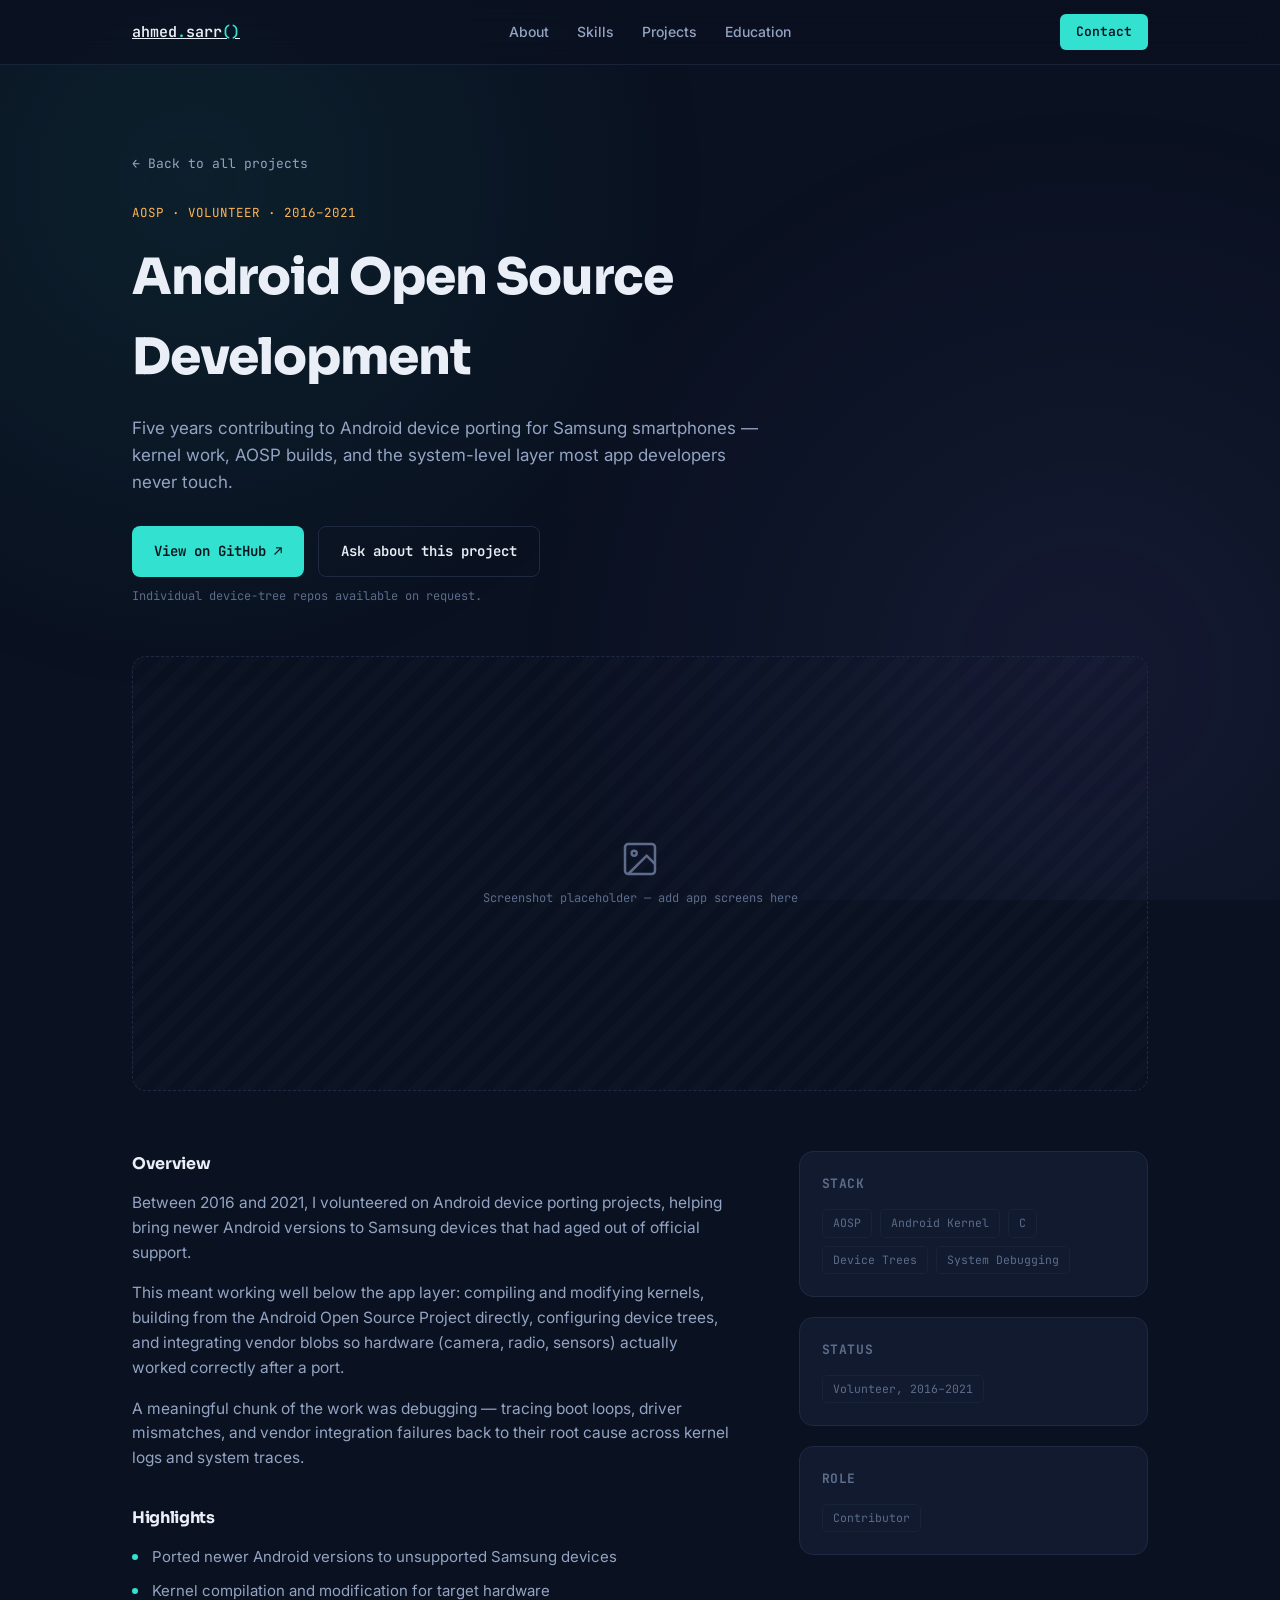
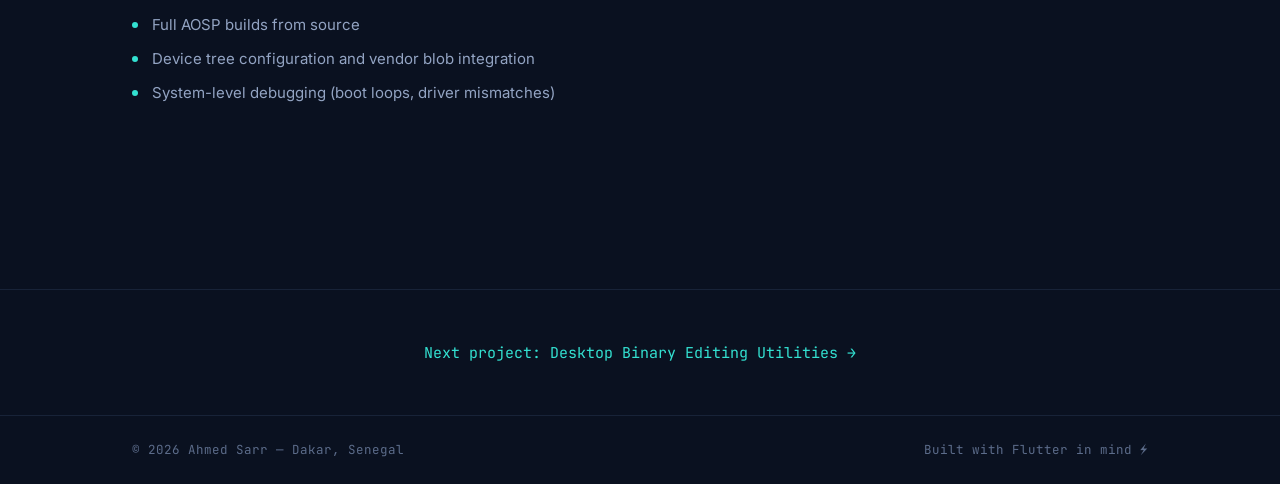
<file: project-aosp.html>
<!DOCTYPE html>
<html lang="en">
<head>
<meta charset="UTF-8">
<meta name="viewport" content="width=device-width, initial-scale=1.0">
<title>Android Open Source Development — Ahmed Sarr</title>
<link rel="preconnect" href="https://fonts.googleapis.com">
<link rel="preconnect" href="https://fonts.gstatic.com" crossorigin>
<link href="https://fonts.googleapis.com/css2?family=Sora:wght@400;600;700;800&family=Inter:wght@400;500;600&family=JetBrains+Mono:wght@400;500;600&display=swap" rel="stylesheet">
<link rel="stylesheet" href="styles.css">
</head>
<body>

<div class="bg-grid"></div>

<nav>
  <div class="wrap">
    <a href="index.html" class="nav-logo">ahmed<span>.</span>sarr<span>()</span></a>
    <ul class="nav-links">
      <li><a href="index.html#about">About</a></li>
      <li><a href="index.html#skills">Skills</a></li>
      <li><a href="index.html#projects">Projects</a></li>
      <li><a href="index.html#education">Education</a></li>
    </ul>
    <a class="nav-cta" href="index.html#contact">Contact</a>
  </div>
</nav>

<section class="detail-hero">
  <div class="wrap">
    <a class="back-link reveal" href="index.html#projects">← Back to all projects</a>
    <span class="detail-tag reveal">AOSP · VOLUNTEER · 2016–2021</span>
    <h1 class="reveal">Android Open Source Development</h1>
    <p class="lede reveal">Five years contributing to Android device porting for Samsung smartphones — kernel work, AOSP builds, and the system-level layer most app developers never touch.</p>
    <div class="detail-actions reveal">
      <a class="btn-primary" href="https://github.com/asarr22/" target="_blank" rel="noopener">View on GitHub ↗</a>
      <a class="btn-ghost" href="index.html#contact">Ask about this project</a>
    </div>
    <p class="gh-note reveal">Individual device-tree repos available on request.</p>

    <div class="detail-shot reveal">
      <svg width="40" height="40" viewBox="0 0 24 24" fill="none" stroke="currentColor" stroke-width="1.5"><rect x="3" y="3" width="18" height="18" rx="2"/><circle cx="8.5" cy="8.5" r="1.5"/><path d="M21 15l-5-5L5 21"/></svg>
      <span>Screenshot placeholder — add app screens here</span>
    </div>

    <div class="detail-body">
      <div class="reveal">
        <h3>Overview</h3>
        <p>Between 2016 and 2021, I volunteered on Android device porting projects, helping bring newer Android versions to Samsung devices that had aged out of official support.</p>
        <p>This meant working well below the app layer: compiling and modifying kernels, building from the Android Open Source Project directly, configuring device trees, and integrating vendor blobs so hardware (camera, radio, sensors) actually worked correctly after a port.</p>
        <p>A meaningful chunk of the work was debugging — tracing boot loops, driver mismatches, and vendor integration failures back to their root cause across kernel logs and system traces.</p>
        <h3 style="margin-top:34px;">Highlights</h3>
        <ul>
          <li>Ported newer Android versions to unsupported Samsung devices</li>
          <li>Kernel compilation and modification for target hardware</li>
          <li>Full AOSP builds from source</li>
          <li>Device tree configuration and vendor blob integration</li>
          <li>System-level debugging (boot loops, driver mismatches)</li>
        </ul>
      </div>
      <div class="reveal">
        <div class="side-box">
          <h4>Stack</h4>
          <div class="project-stack">
            <span class="tag-chip">AOSP</span>
            <span class="tag-chip">Android Kernel</span>
            <span class="tag-chip">C</span>
            <span class="tag-chip">Device Trees</span>
            <span class="tag-chip">System Debugging</span>
          </div>
        </div>
        <div class="side-box">
          <h4>Status</h4>
          <div class="project-stack"><span class="tag-chip">Volunteer, 2016–2021</span></div>
        </div>
        <div class="side-box">
          <h4>Role</h4>
          <div class="project-stack"><span class="tag-chip">Contributor</span></div>
        </div>
      </div>
    </div>
  </div>
</section>

<div class="next-project">
  <a href="project-binary.html">Next project: Desktop Binary Editing Utilities →</a>
</div>

<footer>
  <div class="wrap">
    <p>© 2026 Ahmed Sarr — Dakar, Senegal</p>
    <p>Built with Flutter in mind ⚡</p>
  </div>
</footer>

<script>
  const observer = new IntersectionObserver((entries) => {
    entries.forEach(entry => {
      if (entry.isIntersecting) {
        entry.target.classList.add('is-visible');
        observer.unobserve(entry.target);
      }
    });
  }, { threshold: 0.1 });
  document.querySelectorAll('.reveal').forEach((el, idx) => {
    el.style.transitionDelay = (idx * 40) + 'ms';
    observer.observe(el);
  });
</script>

</body>
</html>
</file>
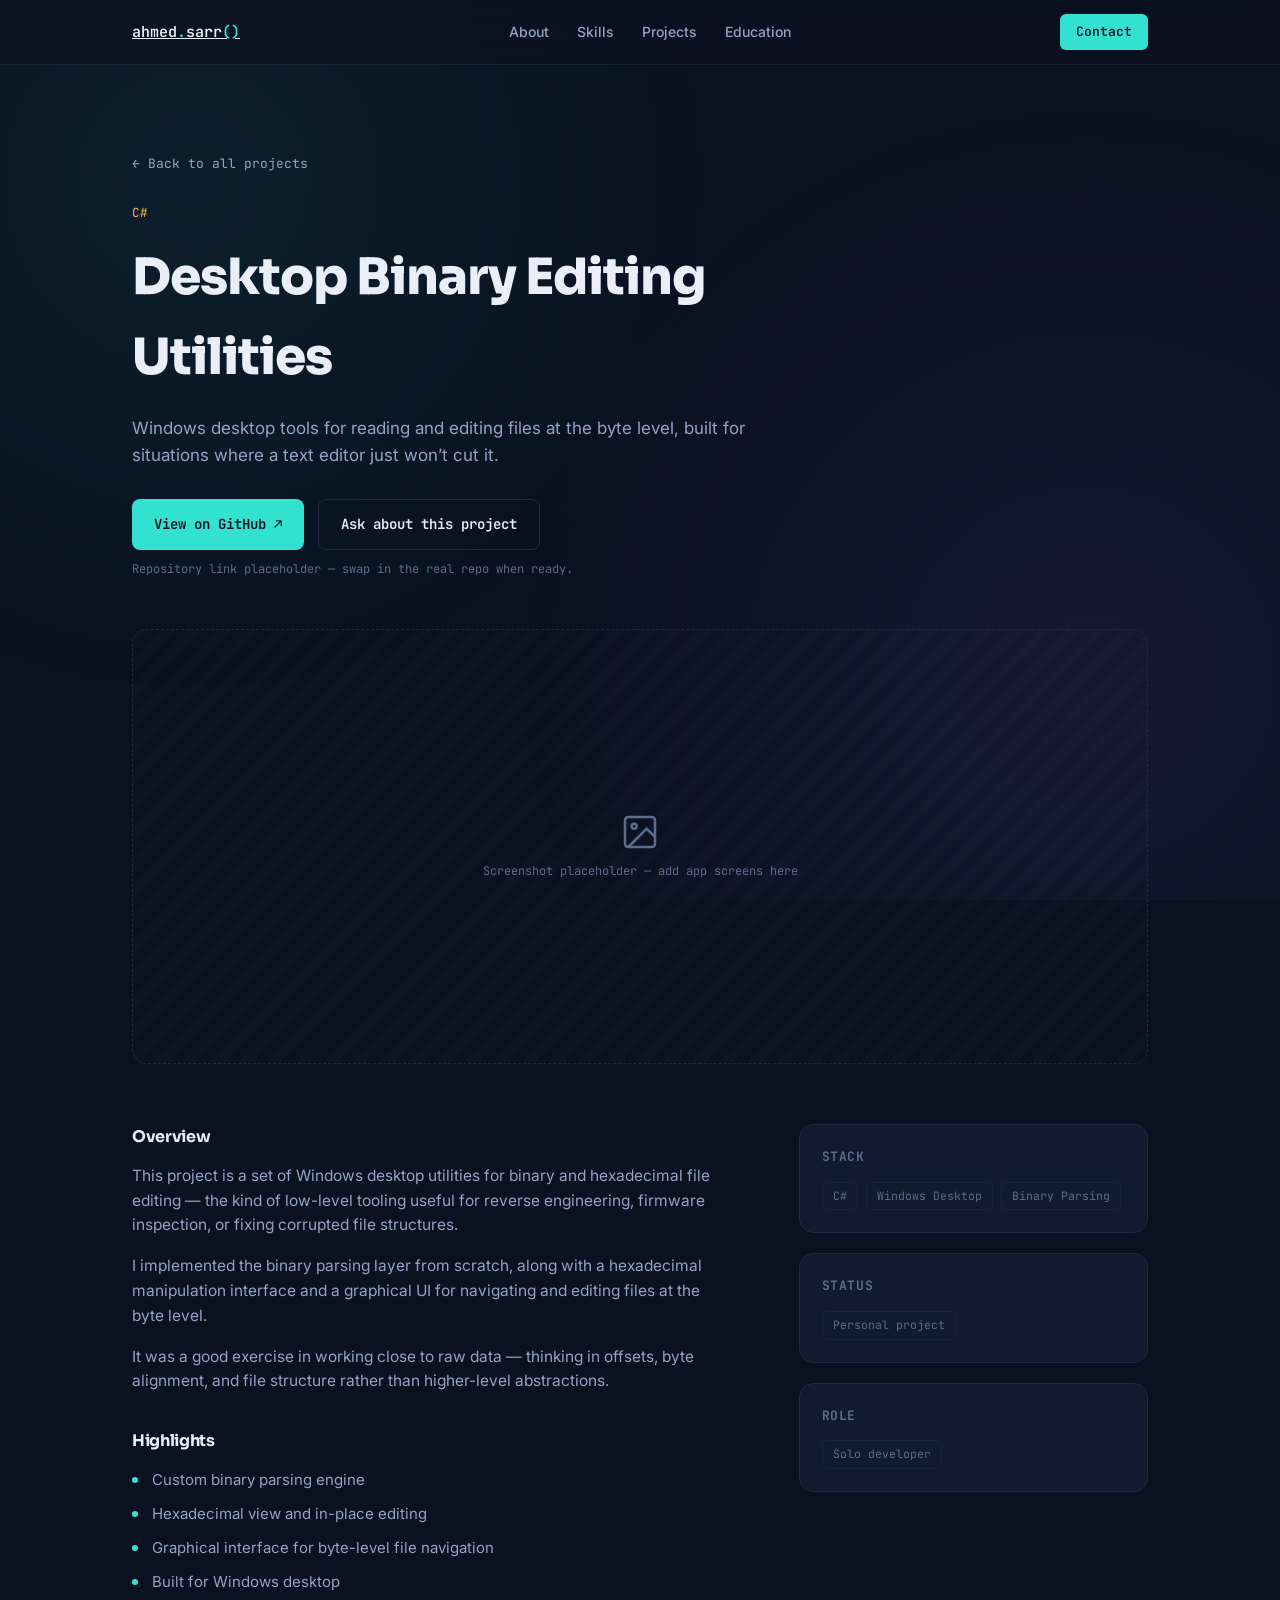
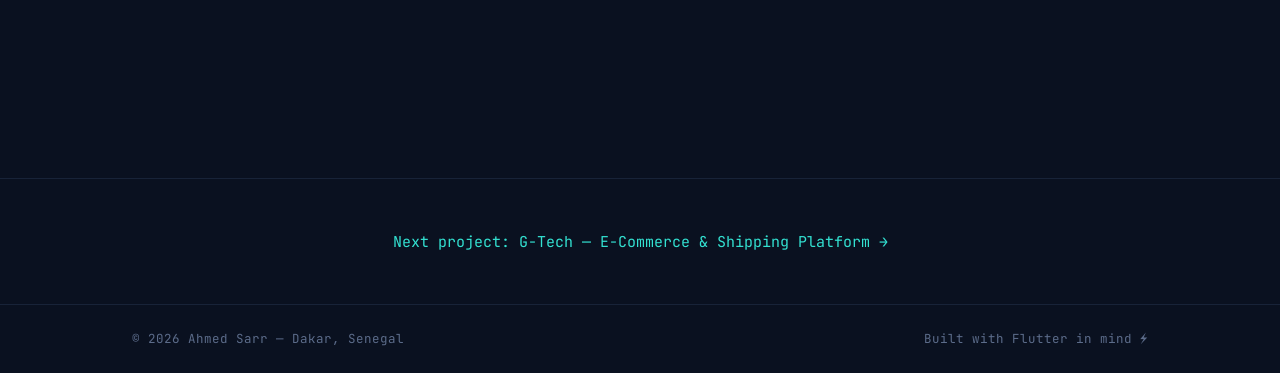
<file: project-binary.html>
<!DOCTYPE html>
<html lang="en">
<head>
<meta charset="UTF-8">
<meta name="viewport" content="width=device-width, initial-scale=1.0">
<title>Desktop Binary Editing Utilities — Ahmed Sarr</title>
<link rel="preconnect" href="https://fonts.googleapis.com">
<link rel="preconnect" href="https://fonts.gstatic.com" crossorigin>
<link href="https://fonts.googleapis.com/css2?family=Sora:wght@400;600;700;800&family=Inter:wght@400;500;600&family=JetBrains+Mono:wght@400;500;600&display=swap" rel="stylesheet">
<link rel="stylesheet" href="styles.css">
</head>
<body>

<div class="bg-grid"></div>

<nav>
  <div class="wrap">
    <a href="index.html" class="nav-logo">ahmed<span>.</span>sarr<span>()</span></a>
    <ul class="nav-links">
      <li><a href="index.html#about">About</a></li>
      <li><a href="index.html#skills">Skills</a></li>
      <li><a href="index.html#projects">Projects</a></li>
      <li><a href="index.html#education">Education</a></li>
    </ul>
    <a class="nav-cta" href="index.html#contact">Contact</a>
  </div>
</nav>

<section class="detail-hero">
  <div class="wrap">
    <a class="back-link reveal" href="index.html#projects">← Back to all projects</a>
    <span class="detail-tag reveal">C#</span>
    <h1 class="reveal">Desktop Binary Editing Utilities</h1>
    <p class="lede reveal">Windows desktop tools for reading and editing files at the byte level, built for situations where a text editor just won’t cut it.</p>
    <div class="detail-actions reveal">
      <a class="btn-primary" href="https://github.com/asarr22/" target="_blank" rel="noopener">View on GitHub ↗</a>
      <a class="btn-ghost" href="index.html#contact">Ask about this project</a>
    </div>
    <p class="gh-note reveal">Repository link placeholder — swap in the real repo when ready.</p>

    <div class="detail-shot reveal">
      <svg width="40" height="40" viewBox="0 0 24 24" fill="none" stroke="currentColor" stroke-width="1.5"><rect x="3" y="3" width="18" height="18" rx="2"/><circle cx="8.5" cy="8.5" r="1.5"/><path d="M21 15l-5-5L5 21"/></svg>
      <span>Screenshot placeholder — add app screens here</span>
    </div>

    <div class="detail-body">
      <div class="reveal">
        <h3>Overview</h3>
        <p>This project is a set of Windows desktop utilities for binary and hexadecimal file editing — the kind of low-level tooling useful for reverse engineering, firmware inspection, or fixing corrupted file structures.</p>
        <p>I implemented the binary parsing layer from scratch, along with a hexadecimal manipulation interface and a graphical UI for navigating and editing files at the byte level.</p>
        <p>It was a good exercise in working close to raw data — thinking in offsets, byte alignment, and file structure rather than higher-level abstractions.</p>
        <h3 style="margin-top:34px;">Highlights</h3>
        <ul>
          <li>Custom binary parsing engine</li>
          <li>Hexadecimal view and in-place editing</li>
          <li>Graphical interface for byte-level file navigation</li>
          <li>Built for Windows desktop</li>
        </ul>
      </div>
      <div class="reveal">
        <div class="side-box">
          <h4>Stack</h4>
          <div class="project-stack">
            <span class="tag-chip">C#</span>
            <span class="tag-chip">Windows Desktop</span>
            <span class="tag-chip">Binary Parsing</span>
          </div>
        </div>
        <div class="side-box">
          <h4>Status</h4>
          <div class="project-stack"><span class="tag-chip">Personal project</span></div>
        </div>
        <div class="side-box">
          <h4>Role</h4>
          <div class="project-stack"><span class="tag-chip">Solo developer</span></div>
        </div>
      </div>
    </div>
  </div>
</section>

<div class="next-project">
  <a href="project-gtech.html">Next project: G-Tech — E-Commerce & Shipping Platform →</a>
</div>

<footer>
  <div class="wrap">
    <p>© 2026 Ahmed Sarr — Dakar, Senegal</p>
    <p>Built with Flutter in mind ⚡</p>
  </div>
</footer>

<script>
  const observer = new IntersectionObserver((entries) => {
    entries.forEach(entry => {
      if (entry.isIntersecting) {
        entry.target.classList.add('is-visible');
        observer.unobserve(entry.target);
      }
    });
  }, { threshold: 0.1 });
  document.querySelectorAll('.reveal').forEach((el, idx) => {
    el.style.transitionDelay = (idx * 40) + 'ms';
    observer.observe(el);
  });
</script>

</body>
</html>
</file>
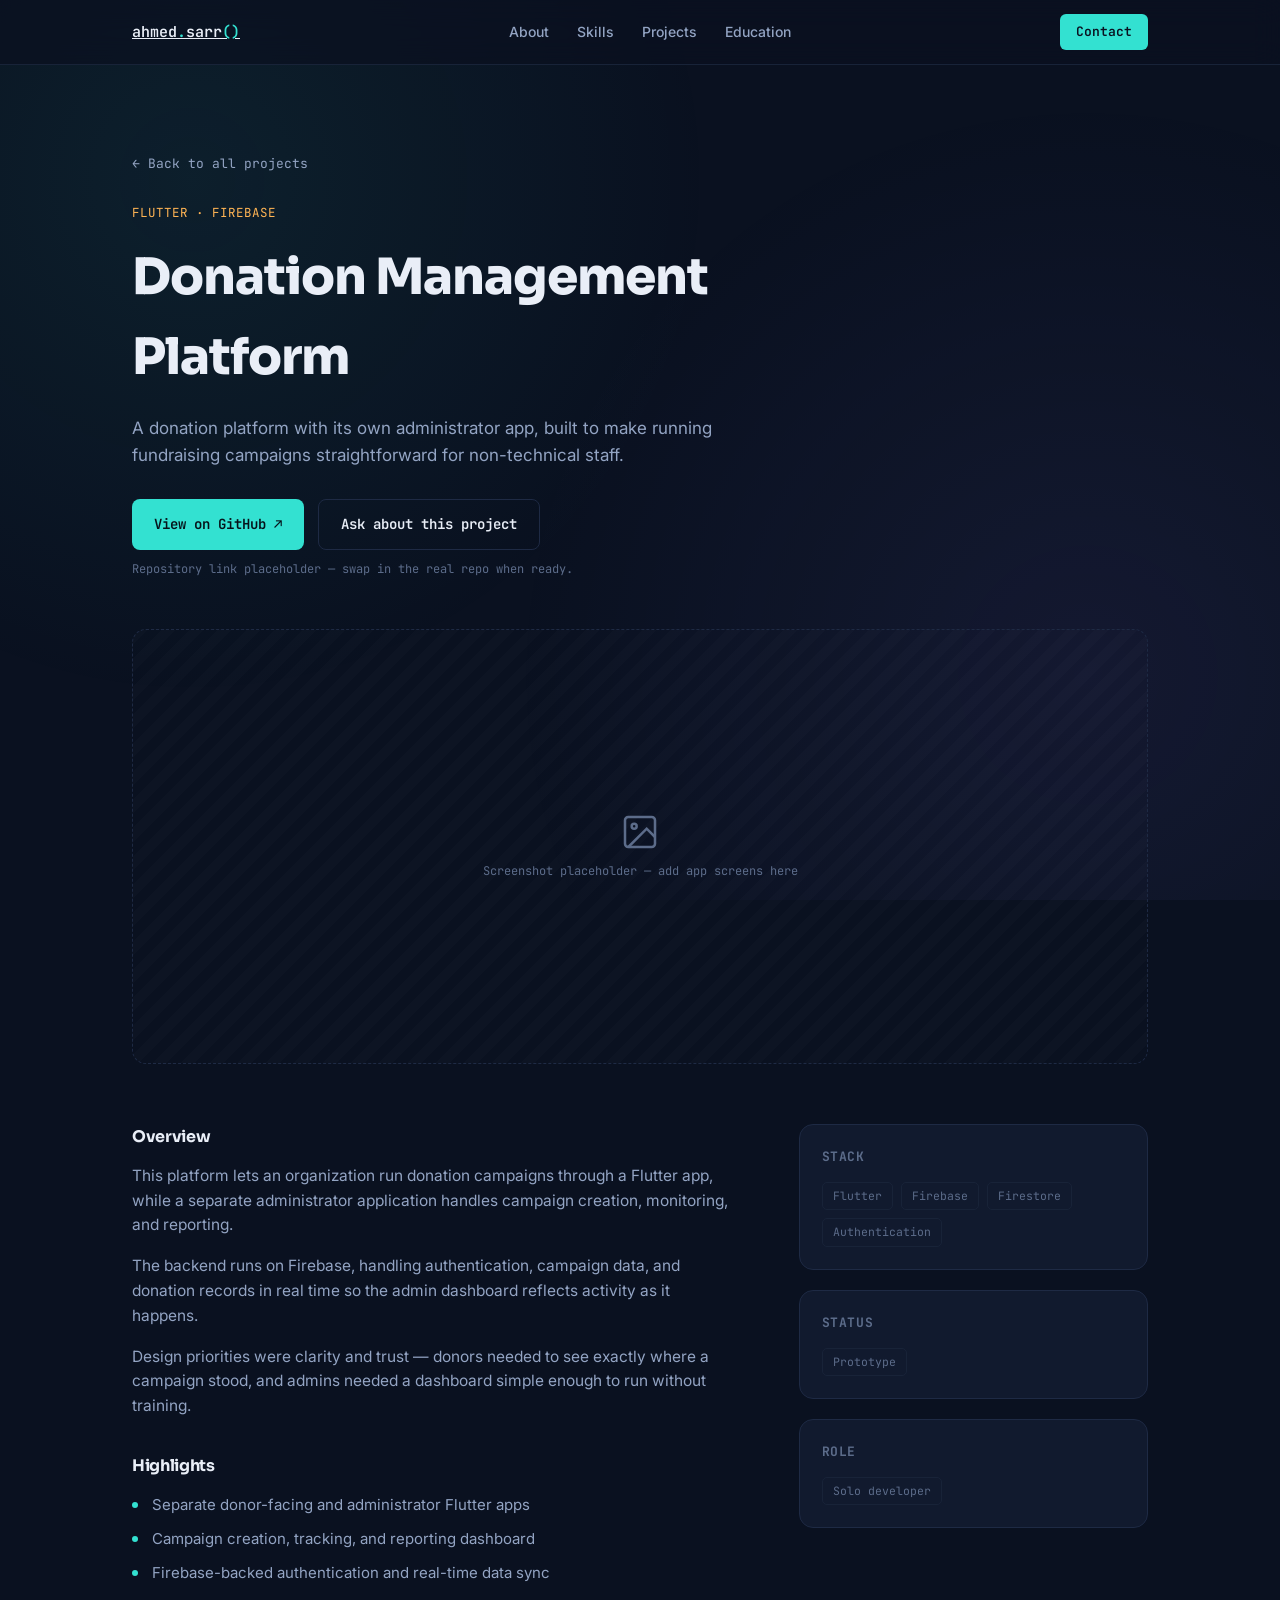
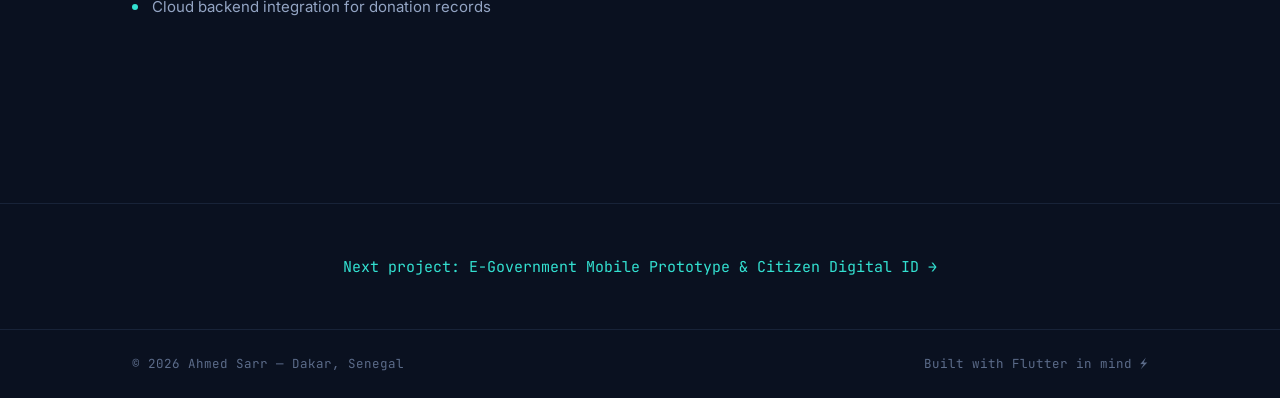
<file: project-donation.html>
<!DOCTYPE html>
<html lang="en">
<head>
<meta charset="UTF-8">
<meta name="viewport" content="width=device-width, initial-scale=1.0">
<title>Donation Management Platform — Ahmed Sarr</title>
<link rel="preconnect" href="https://fonts.googleapis.com">
<link rel="preconnect" href="https://fonts.gstatic.com" crossorigin>
<link href="https://fonts.googleapis.com/css2?family=Sora:wght@400;600;700;800&family=Inter:wght@400;500;600&family=JetBrains+Mono:wght@400;500;600&display=swap" rel="stylesheet">
<link rel="stylesheet" href="styles.css">
</head>
<body>

<div class="bg-grid"></div>

<nav>
  <div class="wrap">
    <a href="index.html" class="nav-logo">ahmed<span>.</span>sarr<span>()</span></a>
    <ul class="nav-links">
      <li><a href="index.html#about">About</a></li>
      <li><a href="index.html#skills">Skills</a></li>
      <li><a href="index.html#projects">Projects</a></li>
      <li><a href="index.html#education">Education</a></li>
    </ul>
    <a class="nav-cta" href="index.html#contact">Contact</a>
  </div>
</nav>

<section class="detail-hero">
  <div class="wrap">
    <a class="back-link reveal" href="index.html#projects">← Back to all projects</a>
    <span class="detail-tag reveal">FLUTTER · FIREBASE</span>
    <h1 class="reveal">Donation Management Platform</h1>
    <p class="lede reveal">A donation platform with its own administrator app, built to make running fundraising campaigns straightforward for non-technical staff.</p>
    <div class="detail-actions reveal">
      <a class="btn-primary" href="https://github.com/asarr22/" target="_blank" rel="noopener">View on GitHub ↗</a>
      <a class="btn-ghost" href="index.html#contact">Ask about this project</a>
    </div>
    <p class="gh-note reveal">Repository link placeholder — swap in the real repo when ready.</p>

    <div class="detail-shot reveal">
      <svg width="40" height="40" viewBox="0 0 24 24" fill="none" stroke="currentColor" stroke-width="1.5"><rect x="3" y="3" width="18" height="18" rx="2"/><circle cx="8.5" cy="8.5" r="1.5"/><path d="M21 15l-5-5L5 21"/></svg>
      <span>Screenshot placeholder — add app screens here</span>
    </div>

    <div class="detail-body">
      <div class="reveal">
        <h3>Overview</h3>
        <p>This platform lets an organization run donation campaigns through a Flutter app, while a separate administrator application handles campaign creation, monitoring, and reporting.</p>
        <p>The backend runs on Firebase, handling authentication, campaign data, and donation records in real time so the admin dashboard reflects activity as it happens.</p>
        <p>Design priorities were clarity and trust — donors needed to see exactly where a campaign stood, and admins needed a dashboard simple enough to run without training.</p>
        <h3 style="margin-top:34px;">Highlights</h3>
        <ul>
          <li>Separate donor-facing and administrator Flutter apps</li>
          <li>Campaign creation, tracking, and reporting dashboard</li>
          <li>Firebase-backed authentication and real-time data sync</li>
          <li>Cloud backend integration for donation records</li>
        </ul>
      </div>
      <div class="reveal">
        <div class="side-box">
          <h4>Stack</h4>
          <div class="project-stack">
            <span class="tag-chip">Flutter</span>
            <span class="tag-chip">Firebase</span>
            <span class="tag-chip">Firestore</span>
            <span class="tag-chip">Authentication</span>
          </div>
        </div>
        <div class="side-box">
          <h4>Status</h4>
          <div class="project-stack"><span class="tag-chip">Prototype</span></div>
        </div>
        <div class="side-box">
          <h4>Role</h4>
          <div class="project-stack"><span class="tag-chip">Solo developer</span></div>
        </div>
      </div>
    </div>
  </div>
</section>

<div class="next-project">
  <a href="project-egov.html">Next project: E-Government Mobile Prototype & Citizen Digital ID →</a>
</div>

<footer>
  <div class="wrap">
    <p>© 2026 Ahmed Sarr — Dakar, Senegal</p>
    <p>Built with Flutter in mind ⚡</p>
  </div>
</footer>

<script>
  const observer = new IntersectionObserver((entries) => {
    entries.forEach(entry => {
      if (entry.isIntersecting) {
        entry.target.classList.add('is-visible');
        observer.unobserve(entry.target);
      }
    });
  }, { threshold: 0.1 });
  document.querySelectorAll('.reveal').forEach((el, idx) => {
    el.style.transitionDelay = (idx * 40) + 'ms';
    observer.observe(el);
  });
</script>

</body>
</html>
</file>
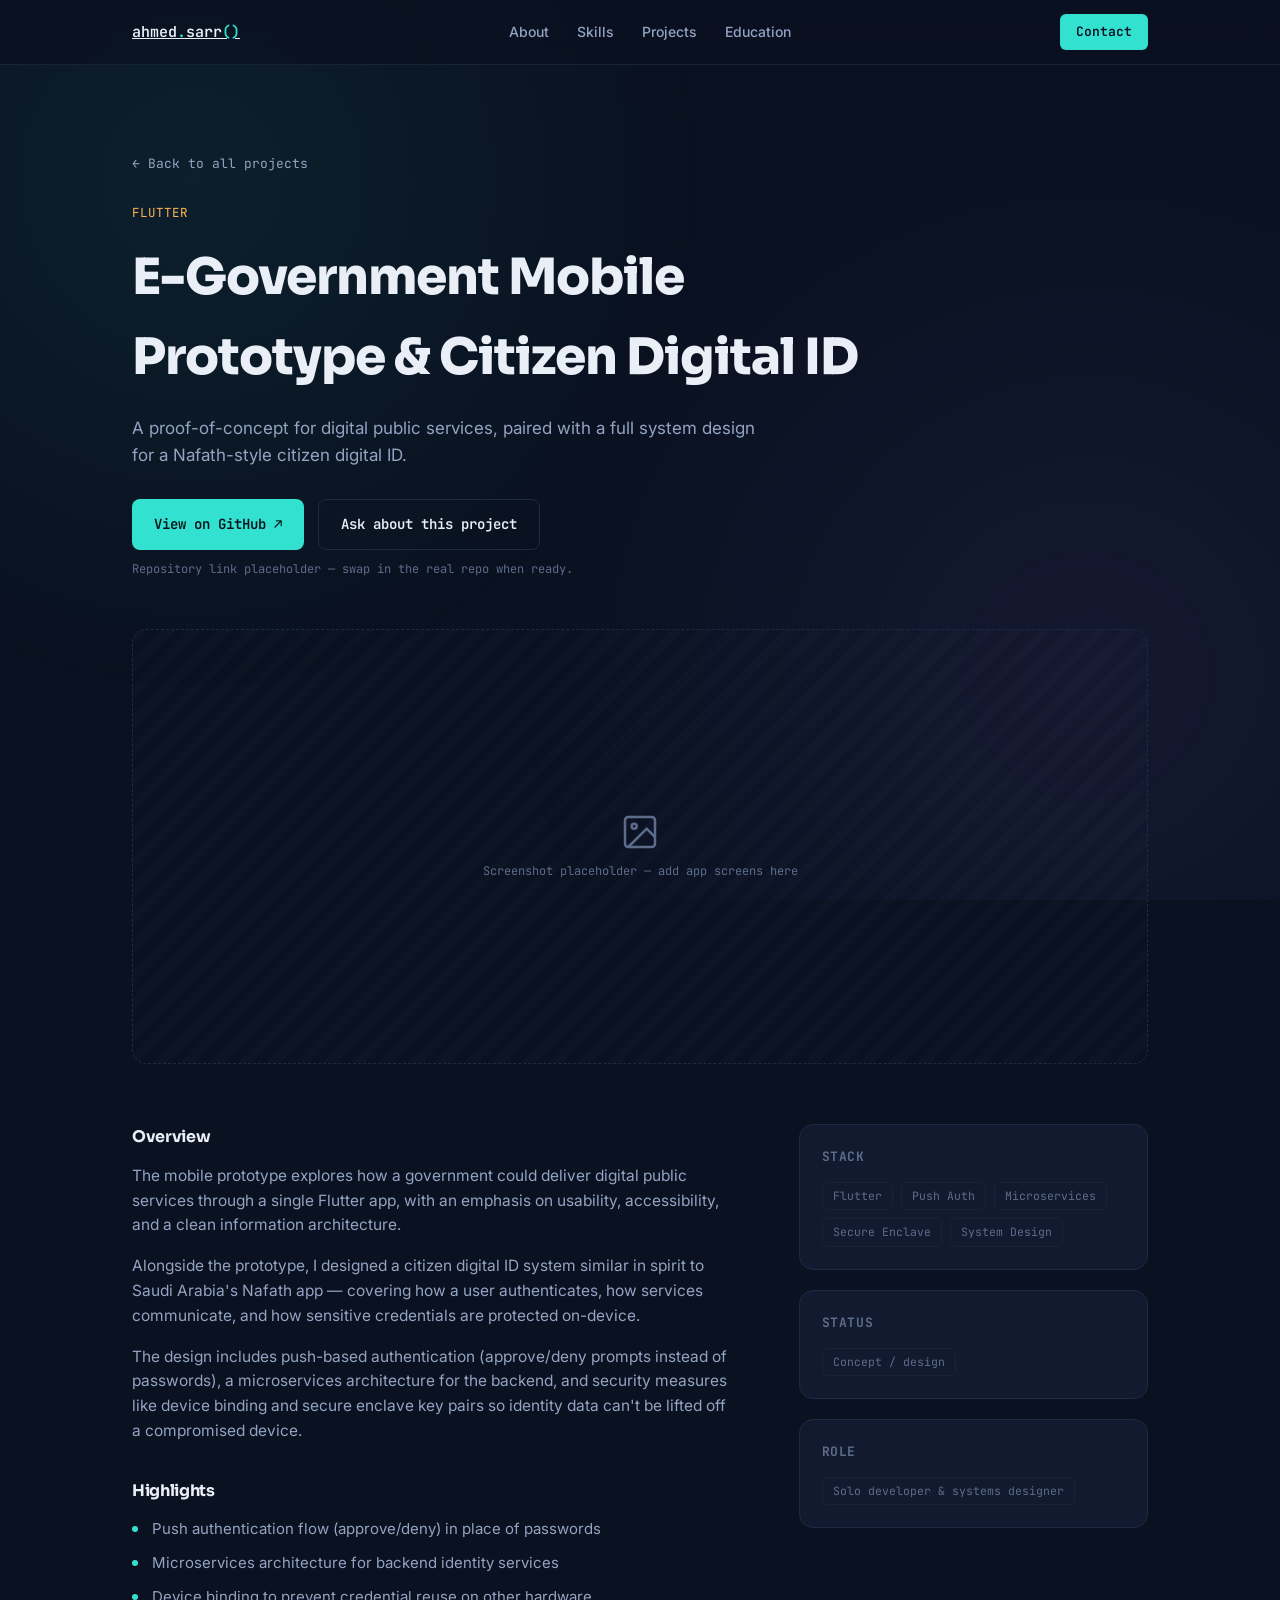
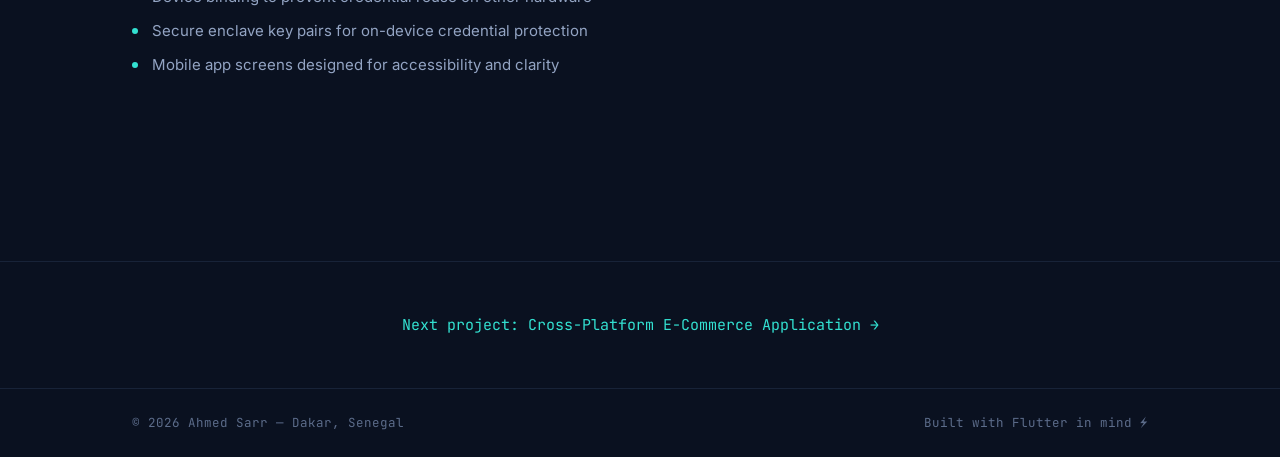
<file: project-egov.html>
<!DOCTYPE html>
<html lang="en">
<head>
<meta charset="UTF-8">
<meta name="viewport" content="width=device-width, initial-scale=1.0">
<title>E-Government Mobile Prototype & Citizen Digital ID — Ahmed Sarr</title>
<link rel="preconnect" href="https://fonts.googleapis.com">
<link rel="preconnect" href="https://fonts.gstatic.com" crossorigin>
<link href="https://fonts.googleapis.com/css2?family=Sora:wght@400;600;700;800&family=Inter:wght@400;500;600&family=JetBrains+Mono:wght@400;500;600&display=swap" rel="stylesheet">
<link rel="stylesheet" href="styles.css">
</head>
<body>

<div class="bg-grid"></div>

<nav>
  <div class="wrap">
    <a href="index.html" class="nav-logo">ahmed<span>.</span>sarr<span>()</span></a>
    <ul class="nav-links">
      <li><a href="index.html#about">About</a></li>
      <li><a href="index.html#skills">Skills</a></li>
      <li><a href="index.html#projects">Projects</a></li>
      <li><a href="index.html#education">Education</a></li>
    </ul>
    <a class="nav-cta" href="index.html#contact">Contact</a>
  </div>
</nav>

<section class="detail-hero">
  <div class="wrap">
    <a class="back-link reveal" href="index.html#projects">← Back to all projects</a>
    <span class="detail-tag reveal">FLUTTER</span>
    <h1 class="reveal">E-Government Mobile Prototype & Citizen Digital ID</h1>
    <p class="lede reveal">A proof-of-concept for digital public services, paired with a full system design for a Nafath-style citizen digital ID.</p>
    <div class="detail-actions reveal">
      <a class="btn-primary" href="https://github.com/asarr22/" target="_blank" rel="noopener">View on GitHub ↗</a>
      <a class="btn-ghost" href="index.html#contact">Ask about this project</a>
    </div>
    <p class="gh-note reveal">Repository link placeholder — swap in the real repo when ready.</p>

    <div class="detail-shot reveal">
      <svg width="40" height="40" viewBox="0 0 24 24" fill="none" stroke="currentColor" stroke-width="1.5"><rect x="3" y="3" width="18" height="18" rx="2"/><circle cx="8.5" cy="8.5" r="1.5"/><path d="M21 15l-5-5L5 21"/></svg>
      <span>Screenshot placeholder — add app screens here</span>
    </div>

    <div class="detail-body">
      <div class="reveal">
        <h3>Overview</h3>
        <p>The mobile prototype explores how a government could deliver digital public services through a single Flutter app, with an emphasis on usability, accessibility, and a clean information architecture.</p>
        <p>Alongside the prototype, I designed a citizen digital ID system similar in spirit to Saudi Arabia's Nafath app — covering how a user authenticates, how services communicate, and how sensitive credentials are protected on-device.</p>
        <p>The design includes push-based authentication (approve/deny prompts instead of passwords), a microservices architecture for the backend, and security measures like device binding and secure enclave key pairs so identity data can't be lifted off a compromised device.</p>
        <h3 style="margin-top:34px;">Highlights</h3>
        <ul>
          <li>Push authentication flow (approve/deny) in place of passwords</li>
          <li>Microservices architecture for backend identity services</li>
          <li>Device binding to prevent credential reuse on other hardware</li>
          <li>Secure enclave key pairs for on-device credential protection</li>
          <li>Mobile app screens designed for accessibility and clarity</li>
        </ul>
      </div>
      <div class="reveal">
        <div class="side-box">
          <h4>Stack</h4>
          <div class="project-stack">
            <span class="tag-chip">Flutter</span>
            <span class="tag-chip">Push Auth</span>
            <span class="tag-chip">Microservices</span>
            <span class="tag-chip">Secure Enclave</span>
            <span class="tag-chip">System Design</span>
          </div>
        </div>
        <div class="side-box">
          <h4>Status</h4>
          <div class="project-stack"><span class="tag-chip">Concept / design</span></div>
        </div>
        <div class="side-box">
          <h4>Role</h4>
          <div class="project-stack"><span class="tag-chip">Solo developer & systems designer</span></div>
        </div>
      </div>
    </div>
  </div>
</section>

<div class="next-project">
  <a href="project-maui.html">Next project: Cross-Platform E-Commerce Application →</a>
</div>

<footer>
  <div class="wrap">
    <p>© 2026 Ahmed Sarr — Dakar, Senegal</p>
    <p>Built with Flutter in mind ⚡</p>
  </div>
</footer>

<script>
  const observer = new IntersectionObserver((entries) => {
    entries.forEach(entry => {
      if (entry.isIntersecting) {
        entry.target.classList.add('is-visible');
        observer.unobserve(entry.target);
      }
    });
  }, { threshold: 0.1 });
  document.querySelectorAll('.reveal').forEach((el, idx) => {
    el.style.transitionDelay = (idx * 40) + 'ms';
    observer.observe(el);
  });
</script>

</body>
</html>
</file>
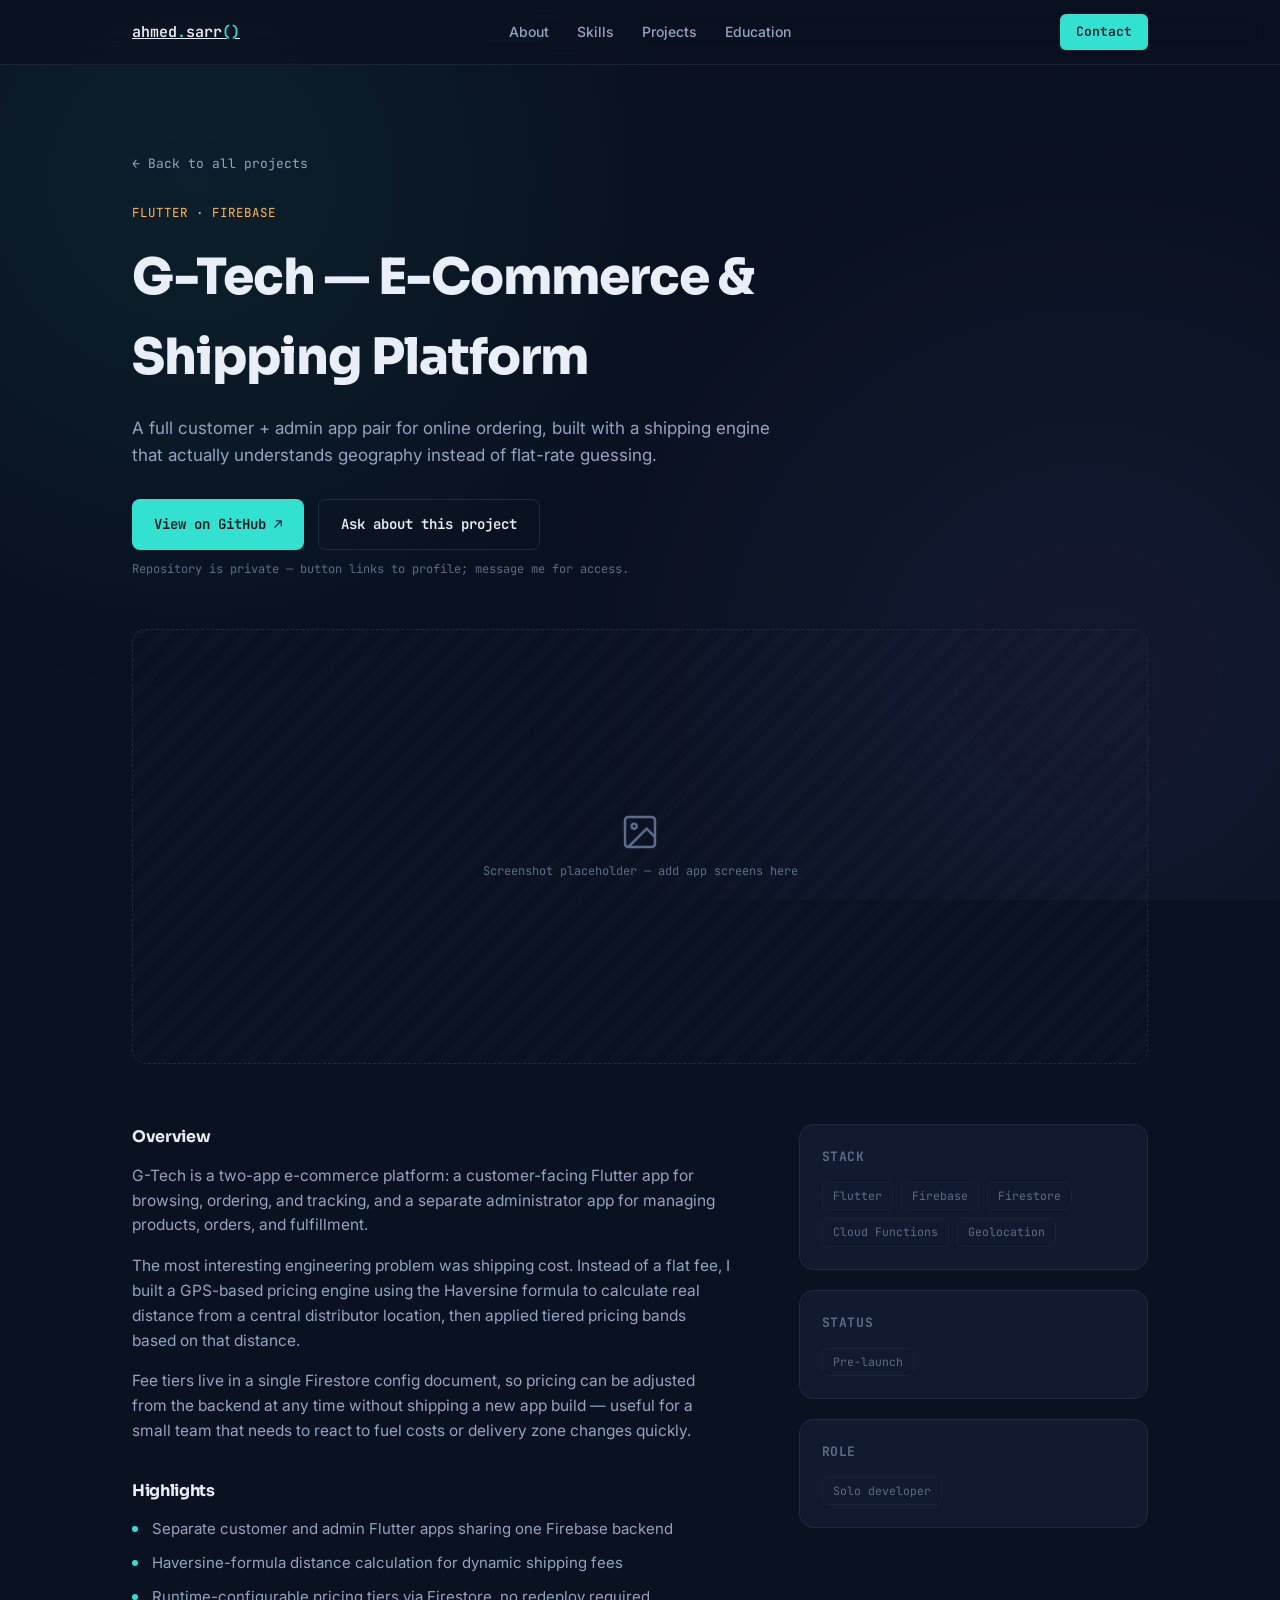
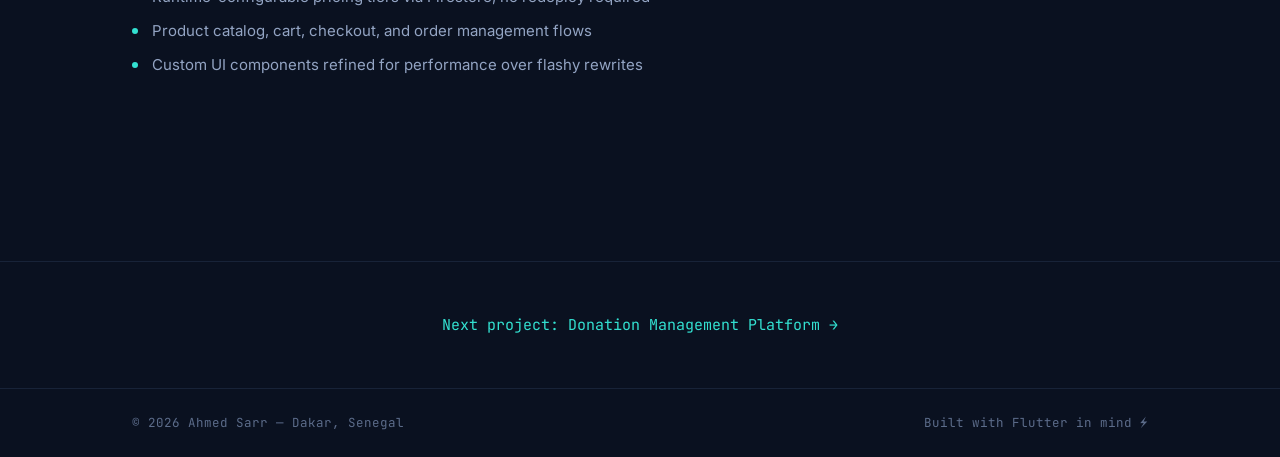
<file: project-gtech.html>
<!DOCTYPE html>
<html lang="en">
<head>
<meta charset="UTF-8">
<meta name="viewport" content="width=device-width, initial-scale=1.0">
<title>G-Tech — E-Commerce & Shipping Platform — Ahmed Sarr</title>
<link rel="preconnect" href="https://fonts.googleapis.com">
<link rel="preconnect" href="https://fonts.gstatic.com" crossorigin>
<link href="https://fonts.googleapis.com/css2?family=Sora:wght@400;600;700;800&family=Inter:wght@400;500;600&family=JetBrains+Mono:wght@400;500;600&display=swap" rel="stylesheet">
<link rel="stylesheet" href="styles.css">
</head>
<body>

<div class="bg-grid"></div>

<nav>
  <div class="wrap">
    <a href="index.html" class="nav-logo">ahmed<span>.</span>sarr<span>()</span></a>
    <ul class="nav-links">
      <li><a href="index.html#about">About</a></li>
      <li><a href="index.html#skills">Skills</a></li>
      <li><a href="index.html#projects">Projects</a></li>
      <li><a href="index.html#education">Education</a></li>
    </ul>
    <a class="nav-cta" href="index.html#contact">Contact</a>
  </div>
</nav>

<section class="detail-hero">
  <div class="wrap">
    <a class="back-link reveal" href="index.html#projects">← Back to all projects</a>
    <span class="detail-tag reveal">FLUTTER · FIREBASE</span>
    <h1 class="reveal">G-Tech — E-Commerce & Shipping Platform</h1>
    <p class="lede reveal">A full customer + admin app pair for online ordering, built with a shipping engine that actually understands geography instead of flat-rate guessing.</p>
    <div class="detail-actions reveal">
      <a class="btn-primary" href="https://github.com/asarr22/" target="_blank" rel="noopener">View on GitHub ↗</a>
      <a class="btn-ghost" href="index.html#contact">Ask about this project</a>
    </div>
    <p class="gh-note reveal">Repository is private — button links to profile; message me for access.</p>

    <div class="detail-shot reveal">
      <svg width="40" height="40" viewBox="0 0 24 24" fill="none" stroke="currentColor" stroke-width="1.5"><rect x="3" y="3" width="18" height="18" rx="2"/><circle cx="8.5" cy="8.5" r="1.5"/><path d="M21 15l-5-5L5 21"/></svg>
      <span>Screenshot placeholder — add app screens here</span>
    </div>

    <div class="detail-body">
      <div class="reveal">
        <h3>Overview</h3>
        <p>G-Tech is a two-app e-commerce platform: a customer-facing Flutter app for browsing, ordering, and tracking, and a separate administrator app for managing products, orders, and fulfillment.</p>
        <p>The most interesting engineering problem was shipping cost. Instead of a flat fee, I built a GPS-based pricing engine using the Haversine formula to calculate real distance from a central distributor location, then applied tiered pricing bands based on that distance.</p>
        <p>Fee tiers live in a single Firestore config document, so pricing can be adjusted from the backend at any time without shipping a new app build — useful for a small team that needs to react to fuel costs or delivery zone changes quickly.</p>
        <h3 style="margin-top:34px;">Highlights</h3>
        <ul>
          <li>Separate customer and admin Flutter apps sharing one Firebase backend</li>
          <li>Haversine-formula distance calculation for dynamic shipping fees</li>
          <li>Runtime-configurable pricing tiers via Firestore, no redeploy required</li>
          <li>Product catalog, cart, checkout, and order management flows</li>
          <li>Custom UI components refined for performance over flashy rewrites</li>
        </ul>
      </div>
      <div class="reveal">
        <div class="side-box">
          <h4>Stack</h4>
          <div class="project-stack">
            <span class="tag-chip">Flutter</span>
            <span class="tag-chip">Firebase</span>
            <span class="tag-chip">Firestore</span>
            <span class="tag-chip">Cloud Functions</span>
            <span class="tag-chip">Geolocation</span>
          </div>
        </div>
        <div class="side-box">
          <h4>Status</h4>
          <div class="project-stack"><span class="tag-chip">Pre-launch</span></div>
        </div>
        <div class="side-box">
          <h4>Role</h4>
          <div class="project-stack"><span class="tag-chip">Solo developer</span></div>
        </div>
      </div>
    </div>
  </div>
</section>

<div class="next-project">
  <a href="project-donation.html">Next project: Donation Management Platform →</a>
</div>

<footer>
  <div class="wrap">
    <p>© 2026 Ahmed Sarr — Dakar, Senegal</p>
    <p>Built with Flutter in mind ⚡</p>
  </div>
</footer>

<script>
  const observer = new IntersectionObserver((entries) => {
    entries.forEach(entry => {
      if (entry.isIntersecting) {
        entry.target.classList.add('is-visible');
        observer.unobserve(entry.target);
      }
    });
  }, { threshold: 0.1 });
  document.querySelectorAll('.reveal').forEach((el, idx) => {
    el.style.transitionDelay = (idx * 40) + 'ms';
    observer.observe(el);
  });
</script>

</body>
</html>
</file>
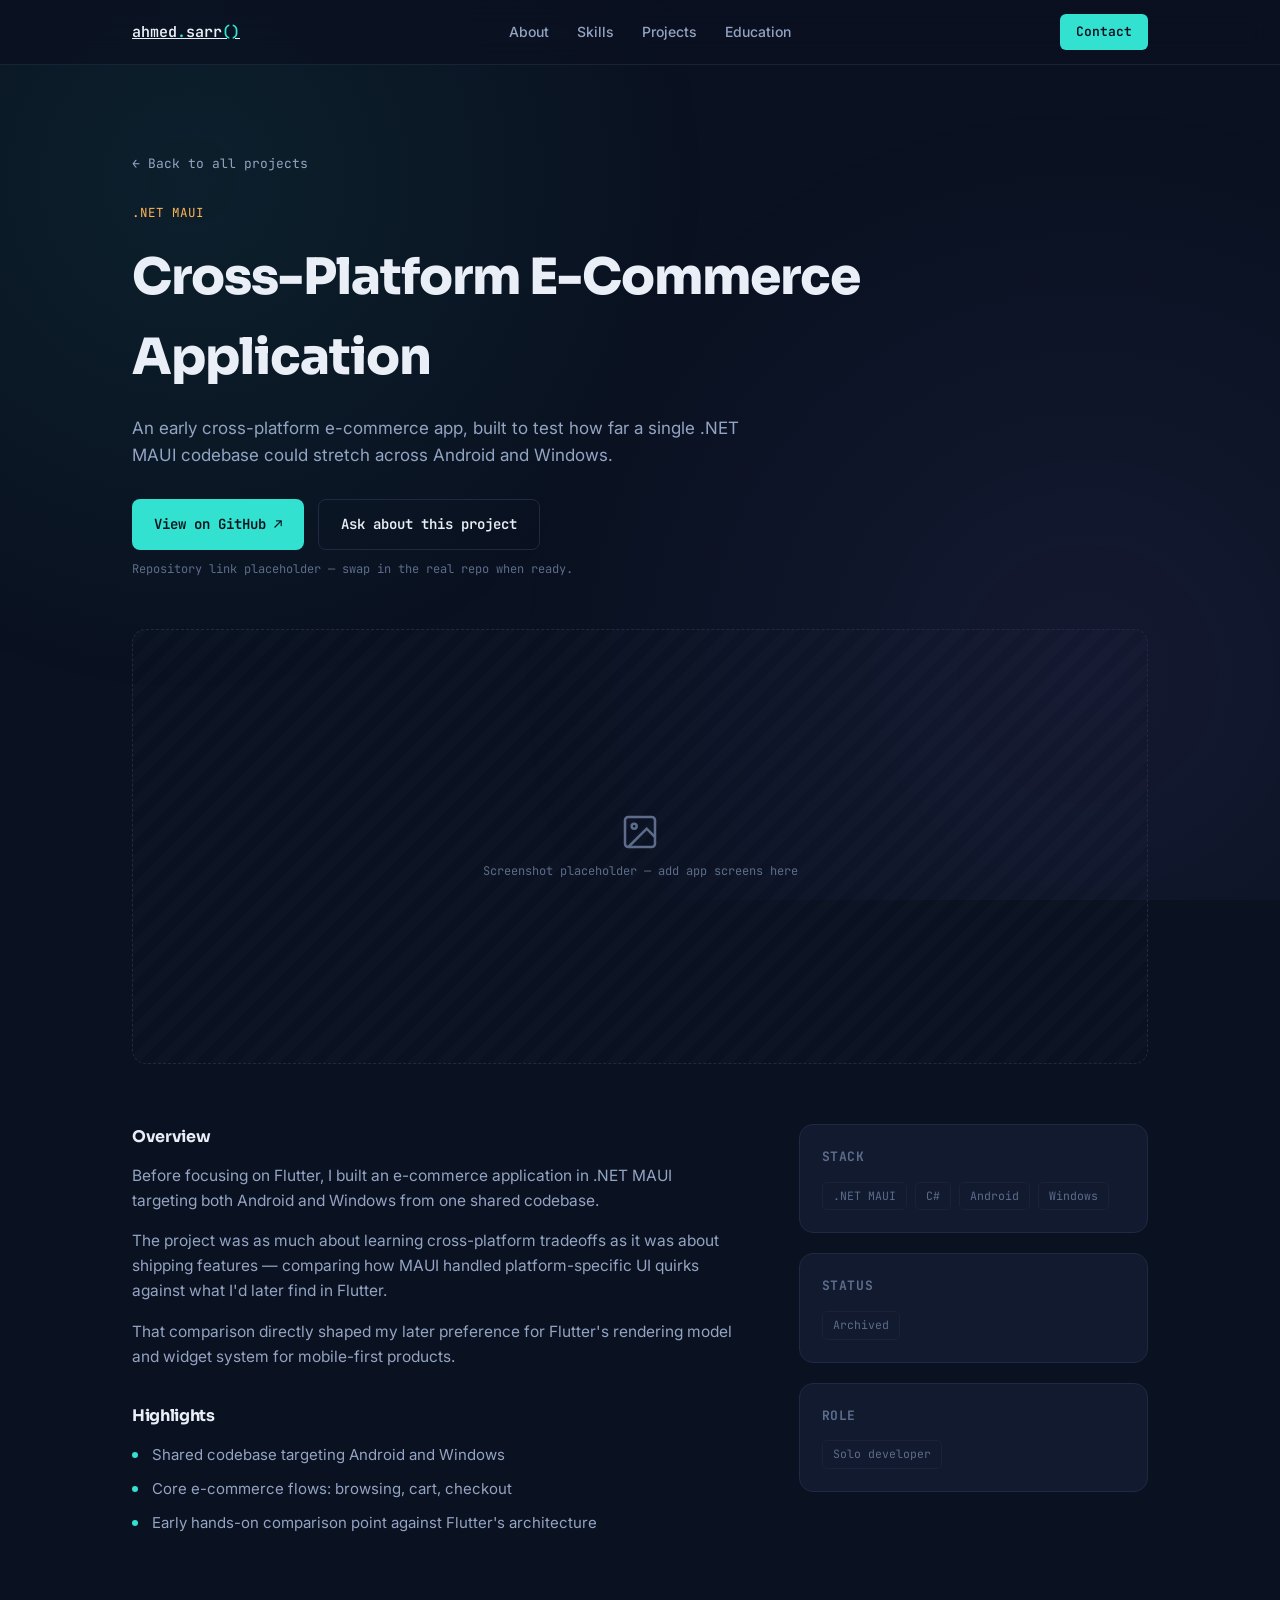
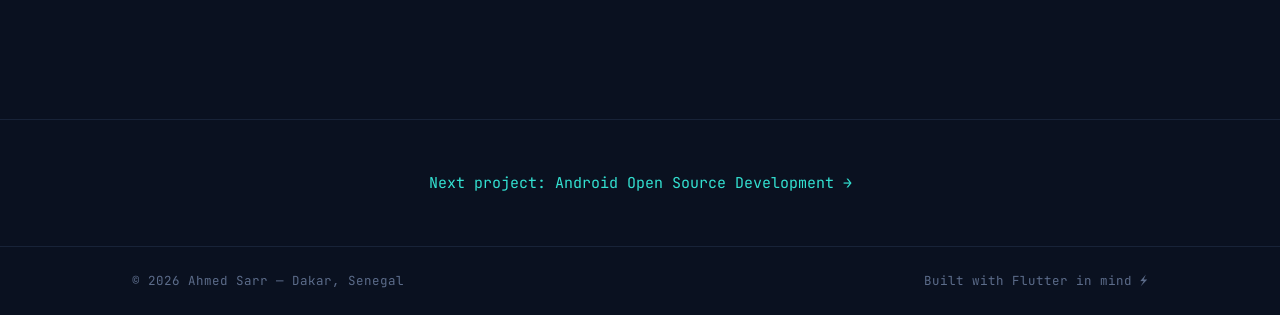
<file: project-maui.html>
<!DOCTYPE html>
<html lang="en">
<head>
<meta charset="UTF-8">
<meta name="viewport" content="width=device-width, initial-scale=1.0">
<title>Cross-Platform E-Commerce Application — Ahmed Sarr</title>
<link rel="preconnect" href="https://fonts.googleapis.com">
<link rel="preconnect" href="https://fonts.gstatic.com" crossorigin>
<link href="https://fonts.googleapis.com/css2?family=Sora:wght@400;600;700;800&family=Inter:wght@400;500;600&family=JetBrains+Mono:wght@400;500;600&display=swap" rel="stylesheet">
<link rel="stylesheet" href="styles.css">
</head>
<body>

<div class="bg-grid"></div>

<nav>
  <div class="wrap">
    <a href="index.html" class="nav-logo">ahmed<span>.</span>sarr<span>()</span></a>
    <ul class="nav-links">
      <li><a href="index.html#about">About</a></li>
      <li><a href="index.html#skills">Skills</a></li>
      <li><a href="index.html#projects">Projects</a></li>
      <li><a href="index.html#education">Education</a></li>
    </ul>
    <a class="nav-cta" href="index.html#contact">Contact</a>
  </div>
</nav>

<section class="detail-hero">
  <div class="wrap">
    <a class="back-link reveal" href="index.html#projects">← Back to all projects</a>
    <span class="detail-tag reveal">.NET MAUI</span>
    <h1 class="reveal">Cross-Platform E-Commerce Application</h1>
    <p class="lede reveal">An early cross-platform e-commerce app, built to test how far a single .NET MAUI codebase could stretch across Android and Windows.</p>
    <div class="detail-actions reveal">
      <a class="btn-primary" href="https://github.com/asarr22/" target="_blank" rel="noopener">View on GitHub ↗</a>
      <a class="btn-ghost" href="index.html#contact">Ask about this project</a>
    </div>
    <p class="gh-note reveal">Repository link placeholder — swap in the real repo when ready.</p>

    <div class="detail-shot reveal">
      <svg width="40" height="40" viewBox="0 0 24 24" fill="none" stroke="currentColor" stroke-width="1.5"><rect x="3" y="3" width="18" height="18" rx="2"/><circle cx="8.5" cy="8.5" r="1.5"/><path d="M21 15l-5-5L5 21"/></svg>
      <span>Screenshot placeholder — add app screens here</span>
    </div>

    <div class="detail-body">
      <div class="reveal">
        <h3>Overview</h3>
        <p>Before focusing on Flutter, I built an e-commerce application in .NET MAUI targeting both Android and Windows from one shared codebase.</p>
        <p>The project was as much about learning cross-platform tradeoffs as it was about shipping features — comparing how MAUI handled platform-specific UI quirks against what I'd later find in Flutter.</p>
        <p>That comparison directly shaped my later preference for Flutter's rendering model and widget system for mobile-first products.</p>
        <h3 style="margin-top:34px;">Highlights</h3>
        <ul>
          <li>Shared codebase targeting Android and Windows</li>
          <li>Core e-commerce flows: browsing, cart, checkout</li>
          <li>Early hands-on comparison point against Flutter's architecture</li>
        </ul>
      </div>
      <div class="reveal">
        <div class="side-box">
          <h4>Stack</h4>
          <div class="project-stack">
            <span class="tag-chip">.NET MAUI</span>
            <span class="tag-chip">C#</span>
            <span class="tag-chip">Android</span>
            <span class="tag-chip">Windows</span>
          </div>
        </div>
        <div class="side-box">
          <h4>Status</h4>
          <div class="project-stack"><span class="tag-chip">Archived</span></div>
        </div>
        <div class="side-box">
          <h4>Role</h4>
          <div class="project-stack"><span class="tag-chip">Solo developer</span></div>
        </div>
      </div>
    </div>
  </div>
</section>

<div class="next-project">
  <a href="project-aosp.html">Next project: Android Open Source Development →</a>
</div>

<footer>
  <div class="wrap">
    <p>© 2026 Ahmed Sarr — Dakar, Senegal</p>
    <p>Built with Flutter in mind ⚡</p>
  </div>
</footer>

<script>
  const observer = new IntersectionObserver((entries) => {
    entries.forEach(entry => {
      if (entry.isIntersecting) {
        entry.target.classList.add('is-visible');
        observer.unobserve(entry.target);
      }
    });
  }, { threshold: 0.1 });
  document.querySelectorAll('.reveal').forEach((el, idx) => {
    el.style.transitionDelay = (idx * 40) + 'ms';
    observer.observe(el);
  });
</script>

</body>
</html>
</file>
<file: styles.css>
:root{
    --bg:#0A1120;
    --bg-panel:#111A2E;
    --bg-panel-2:#0D1526;
    --text:#E9EEF7;
    --text-dim:#93A4C3;
    --text-mute:#5C6C8A;
    --cyan:#33E1D1;
    --amber:#FFB454;
    --violet:#8C7BFF;
    --border:#1E2A44;
    --border-soft:#182338;
  }
  *{ margin:0; padding:0; box-sizing:border-box; }
  html{ scroll-behavior:smooth; }
  body{
    background:var(--bg);
    color:var(--text);
    font-family:'Inter', sans-serif;
    line-height:1.6;
    overflow-x:hidden;
  }
  ::selection{ background:var(--cyan); color:#06131a; }

  h1,h2,h3{ font-family:'Sora', sans-serif; letter-spacing:-0.02em; }

  .mono{ font-family:'JetBrains Mono', monospace; }

  .wrap{ max-width:1080px; margin:0 auto; padding:0 32px; }

  /* background ambient widget-tree pattern */
  .bg-grid{
    position:fixed; inset:0; z-index:0; pointer-events:none;
    background-image:
      radial-gradient(circle at 15% 20%, rgba(51,225,209,0.07), transparent 40%),
      radial-gradient(circle at 85% 75%, rgba(140,123,255,0.08), transparent 45%);
  }

  /* ---------- NAV ---------- */
  nav{
    position:fixed; top:0; left:0; right:0; z-index:100;
    backdrop-filter:blur(14px);
    background:rgba(10,17,32,0.7);
    border-bottom:1px solid var(--border-soft);
  }
  nav .wrap{ display:flex; align-items:center; justify-content:space-between; height:64px; }
  .nav-logo{ font-family:'JetBrains Mono', monospace; font-weight:600; font-size:15px; color:var(--text); }
  .nav-logo span{ color:var(--cyan); }
  .nav-links{ display:flex; gap:28px; list-style:none; }
  .nav-links a{
    color:var(--text-dim); text-decoration:none; font-size:14px; font-weight:500;
    position:relative; padding:4px 0; transition:color .25s ease;
  }
  .nav-links a::after{
    content:''; position:absolute; left:0; bottom:-2px; width:0; height:1px;
    background:var(--cyan); transition:width .3s ease;
  }
  .nav-links a:hover{ color:var(--text); }
  .nav-links a:hover::after{ width:100%; }
  .nav-cta{
    font-family:'JetBrains Mono', monospace; font-size:13px; color:var(--bg);
    background:var(--cyan); padding:8px 16px; border-radius:6px; text-decoration:none;
    font-weight:600; transition:transform .2s ease, box-shadow .2s ease;
  }
  .nav-cta:hover{ transform:translateY(-2px); box-shadow:0 8px 24px rgba(51,225,209,0.25); }
  @media (max-width:760px){ .nav-links{ display:none; } }

  /* ---------- HERO ---------- */
  .hero{
    min-height:100vh; display:flex; align-items:center; position:relative; z-index:1;
    padding:120px 0 80px;
  }
  .hero-grid{
    display:grid; grid-template-columns:1.05fr 0.95fr; gap:56px; align-items:center;
  }
  @media (max-width:900px){ .hero-grid{ grid-template-columns:1fr; } }

  .eyebrow{
    font-family:'JetBrains Mono', monospace; font-size:13px; color:var(--cyan);
    margin-bottom:18px; display:flex; align-items:center; gap:10px;
  }
  .eyebrow::before{ content:''; width:18px; height:1px; background:var(--cyan); display:inline-block; }

  .hero h1{
    font-size:clamp(40px, 5.5vw, 64px); font-weight:800; line-height:1.05; margin-bottom:18px;
  }
  .hero h1 .accent{ color:var(--cyan); }
  .hero p.lede{
    font-size:17px; color:var(--text-dim); max-width:520px; margin-bottom:30px;
  }
  .hero-actions{ display:flex; gap:14px; flex-wrap:wrap; margin-bottom:36px; }
  .btn-primary, .btn-ghost{
    font-family:'JetBrains Mono', monospace; font-size:14px; font-weight:600;
    padding:13px 22px; border-radius:8px; text-decoration:none; transition:all .25s ease;
    display:inline-flex; align-items:center; gap:8px;
  }
  .btn-primary{ background:var(--cyan); color:#06131a; }
  .btn-primary:hover{ transform:translateY(-3px); box-shadow:0 12px 28px rgba(51,225,209,0.28); }
  .btn-ghost{ border:1px solid var(--border); color:var(--text); }
  .btn-ghost:hover{ border-color:var(--cyan); color:var(--cyan); transform:translateY(-3px); }

  .hero-meta{ display:flex; gap:22px; flex-wrap:wrap; font-size:13px; color:var(--text-mute); }
  .hero-meta span{ display:flex; align-items:center; gap:6px; }
  .dot{ width:6px; height:6px; border-radius:50%; background:var(--amber); display:inline-block; }

  /* Terminal */
  .terminal{
    background:var(--bg-panel); border:1px solid var(--border); border-radius:12px;
    overflow:hidden; box-shadow:0 30px 60px rgba(0,0,0,0.45);
  }
  .terminal-head{
    display:flex; align-items:center; gap:8px; padding:12px 16px;
    background:var(--bg-panel-2); border-bottom:1px solid var(--border);
  }
  .terminal-tab{
    font-family:'JetBrains Mono', monospace; font-size:12px; color:var(--text-dim);
    background:var(--bg-panel); padding:5px 12px; border-radius:6px 6px 0 0;
    border:1px solid var(--border-soft); border-bottom:none;
  }
  .terminal-body{
    padding:22px 20px; font-family:'JetBrains Mono', monospace; font-size:13.5px;
    color:#B7C4DF; min-height:220px;
  }
  .term-line{ margin-bottom:10px; opacity:0; }
  .term-prompt{ color:var(--cyan); }
  .term-ok{ color:#7CE38B; }
  .term-flash{ color:var(--amber); font-weight:600; }
  .cursor{
    display:inline-block; width:8px; height:15px; background:var(--cyan);
    margin-left:2px; vertical-align:middle; animation:blink 1s steps(1) infinite;
  }
  @keyframes blink{ 50%{ opacity:0; } }

  /* Phone mockup placeholder in hero */
  .phone-frame{
    width:220px; margin:0 auto; aspect-ratio:9/18.5;
    background:var(--bg-panel); border:2px solid var(--border); border-radius:32px;
    padding:10px; box-shadow:0 30px 60px rgba(0,0,0,0.5);
    position:relative;
  }
  .phone-screen{
    width:100%; height:100%; border-radius:22px; background:var(--bg-panel-2);
    border:1px dashed var(--border);
    display:flex; flex-direction:column; align-items:center; justify-content:center;
    gap:10px; color:var(--text-mute); text-align:center; padding:16px;
  }
  .phone-screen svg{ opacity:.5; }
  .phone-screen span{ font-size:11px; font-family:'JetBrains Mono', monospace; }

  /* ---------- SECTION SHELL ---------- */
  section{ position:relative; z-index:1; padding:100px 0; }
  .sec-head{ margin-bottom:44px; }
  .sec-head .eyebrow{ margin-bottom:10px; }
  .sec-head h2{ font-size:clamp(28px,3.4vw,38px); font-weight:700; }

  .reveal{ opacity:0; transform:translateY(24px); transition:opacity .7s ease, transform .7s ease; }
  .reveal.is-visible{ opacity:1; transform:translateY(0); }

  /* ---------- ABOUT ---------- */
  .about-body{ display:grid; grid-template-columns:1.3fr 0.7fr; gap:48px; }
  @media (max-width:800px){ .about-body{ grid-template-columns:1fr; } }
  .about-body p{ color:var(--text-dim); font-size:16px; margin-bottom:16px; max-width:620px; }
  .stat-card{
    border:1px solid var(--border); border-radius:12px; padding:20px; margin-bottom:14px;
    background:var(--bg-panel);
  }
  .stat-card b{ display:block; font-size:22px; font-family:'Sora',sans-serif; color:var(--cyan); }
  .stat-card span{ font-size:13px; color:var(--text-mute); }

  /* ---------- SKILLS ---------- */
  .skills-grid{ display:grid; grid-template-columns:repeat(2, 1fr); gap:20px; }
  @media (max-width:760px){ .skills-grid{ grid-template-columns:1fr; } }
  .skill-card{
    border:1px solid var(--border); background:var(--bg-panel); border-radius:14px;
    padding:22px; transition:border-color .3s ease, transform .3s ease;
  }
  .skill-card:hover{ border-color:var(--cyan); transform:translateY(-4px); }
  .skill-card h3{ font-size:15px; margin-bottom:14px; color:var(--text); display:flex; align-items:center; gap:8px; }
  .skill-card h3 .bullet{ width:8px; height:8px; border-radius:2px; display:inline-block; }
  .pill-row{ display:flex; flex-wrap:wrap; gap:8px; }
  .pill{
    font-family:'JetBrains Mono', monospace; font-size:12.5px; color:var(--text-dim);
    border:1px solid var(--border-soft); padding:6px 12px; border-radius:20px;
    transition:all .25s ease;
  }
  .skill-card:hover .pill{ border-color:var(--border); }
  .pill:hover{ color:var(--bg); background:var(--cyan); border-color:var(--cyan); }

  /* ---------- PROJECTS ---------- */
  .project-card{
    display:grid; grid-template-columns:220px 1fr; gap:32px;
    border:1px solid var(--border); background:var(--bg-panel); border-radius:16px;
    padding:28px; margin-bottom:26px; transition:border-color .3s ease, box-shadow .3s ease;
  }
  .project-card:hover{ border-color:var(--violet); box-shadow:0 20px 50px rgba(140,123,255,0.12); }
  @media (max-width:700px){ .project-card{ grid-template-columns:1fr; } }

  .shot-placeholder{
    aspect-ratio:16/10; border-radius:10px; border:1.5px dashed var(--border);
    background:repeating-linear-gradient(135deg, rgba(255,255,255,0.015) 0 10px, transparent 10px 20px);
    display:flex; flex-direction:column; align-items:center; justify-content:center; gap:8px;
    color:var(--text-mute); text-align:center;
  }
  .shot-placeholder span{ font-size:11px; font-family:'JetBrains Mono', monospace; }

  .project-tag{
    font-family:'JetBrains Mono', monospace; font-size:11.5px; color:var(--amber);
    margin-bottom:8px; display:block;
  }
  .project-card h3{ font-size:20px; margin-bottom:10px; }
  .project-card p{ color:var(--text-dim); font-size:14.5px; margin-bottom:14px; }
  .project-stack{ display:flex; flex-wrap:wrap; gap:8px; }
  .tag-chip{
    font-size:11.5px; font-family:'JetBrains Mono', monospace; color:var(--text-mute);
    border:1px solid var(--border-soft); padding:4px 10px; border-radius:5px;
  }

  /* ---------- TIMELINE (education/certs) ---------- */
  .two-col{ display:grid; grid-template-columns:1fr 1fr; gap:60px; }
  @media (max-width:800px){ .two-col{ grid-template-columns:1fr; gap:40px; } }
  .tl-item{ border-left:2px solid var(--border); padding-left:20px; margin-bottom:26px; position:relative; }
  .tl-item::before{
    content:''; position:absolute; left:-6px; top:4px; width:10px; height:10px;
    border-radius:50%; background:var(--bg); border:2px solid var(--cyan);
  }
  .tl-item h4{ font-size:15.5px; margin-bottom:4px; }
  .tl-item span{ font-size:13px; color:var(--text-mute); font-family:'JetBrains Mono', monospace; }

  .cert-list{ list-style:none; }
  .cert-list li{
    display:flex; justify-content:space-between; padding:14px 0; border-bottom:1px solid var(--border-soft);
    font-size:14.5px; color:var(--text-dim);
  }
  .cert-list li b{ color:var(--text); font-weight:500; }
  .cert-list li span{ font-family:'JetBrains Mono', monospace; font-size:12.5px; color:var(--text-mute); }

  /* ---------- LANG / INTERESTS ---------- */
  .chip-cloud{ display:flex; flex-wrap:wrap; gap:10px; }
  .chip-cloud .pill{ font-size:13px; padding:8px 16px; }

  /* ---------- CONTACT / FOOTER ---------- */
  .contact{
    text-align:center; padding:110px 0 60px;
  }
  .contact h2{ font-size:clamp(30px,4vw,46px); margin-bottom:16px; }
  .contact p{ color:var(--text-dim); max-width:480px; margin:0 auto 34px; }
  .contact-links{ display:flex; justify-content:center; gap:16px; flex-wrap:wrap; margin-bottom:60px; }

  footer{ border-top:1px solid var(--border-soft); padding:24px 0; }
  footer .wrap{ display:flex; justify-content:space-between; align-items:center; flex-wrap:wrap; gap:10px; }
  footer p{ font-size:12.5px; color:var(--text-mute); font-family:'JetBrains Mono', monospace; }

  ::-webkit-scrollbar{ width:10px; }
  ::-webkit-scrollbar-track{ background:var(--bg); }
  ::-webkit-scrollbar-thumb{ background:var(--border); border-radius:6px; }

  @media (prefers-reduced-motion: reduce){
    *{ animation-duration:0.01ms !important; transition-duration:0.01ms !important; }
  }

/* ---------- PROJECT DETAIL PAGE ---------- */
.detail-hero{ padding:150px 0 60px; }
.back-link{
  display:inline-flex; align-items:center; gap:8px; font-family:'JetBrains Mono', monospace;
  font-size:13px; color:var(--text-dim); text-decoration:none; margin-bottom:28px; transition:color .25s ease;
}
.back-link:hover{ color:var(--cyan); }
.detail-tag{
  font-family:'JetBrains Mono', monospace; font-size:12.5px; color:var(--amber);
  display:block; margin-bottom:14px;
}
.detail-hero h1{ font-size:clamp(32px,4.5vw,50px); font-weight:800; margin-bottom:18px; max-width:760px; }
.detail-hero .lede{ font-size:17px; color:var(--text-dim); max-width:640px; margin-bottom:30px; }
.detail-actions{ display:flex; gap:14px; flex-wrap:wrap; margin-bottom:10px; }
.gh-note{ font-size:12px; color:var(--text-mute); font-family:'JetBrains Mono', monospace; margin-top:10px; }

.detail-shot{
  aspect-ratio:21/9; border-radius:14px; border:1.5px dashed var(--border);
  background:repeating-linear-gradient(135deg, rgba(255,255,255,0.015) 0 10px, transparent 10px 20px);
  display:flex; flex-direction:column; align-items:center; justify-content:center; gap:10px;
  color:var(--text-mute); text-align:center; margin:50px 0 60px;
}
.detail-shot span{ font-size:12px; font-family:'JetBrains Mono', monospace; }

.detail-body{ display:grid; grid-template-columns:1.4fr 0.8fr; gap:56px; padding-bottom:100px; }
@media (max-width:800px){ .detail-body{ grid-template-columns:1fr; } }
.detail-body h3{ font-size:16px; margin-bottom:14px; color:var(--text); }
.detail-body p{ color:var(--text-dim); font-size:15.5px; margin-bottom:16px; max-width:600px; }
.detail-body ul{ list-style:none; margin-bottom:24px; }
.detail-body ul li{
  position:relative; padding-left:20px; margin-bottom:10px; color:var(--text-dim); font-size:15px;
}
.detail-body ul li::before{
  content:''; position:absolute; left:0; top:9px; width:6px; height:6px; border-radius:50%; background:var(--cyan);
}
.side-box{
  border:1px solid var(--border); background:var(--bg-panel); border-radius:14px; padding:22px; margin-bottom:20px;
}
.side-box h4{ font-size:13px; font-family:'JetBrains Mono', monospace; color:var(--text-mute); margin-bottom:14px; text-transform:uppercase; letter-spacing:.04em; }
.side-box .project-stack{ display:flex; flex-wrap:wrap; gap:8px; }

.next-project{
  border-top:1px solid var(--border-soft); padding:50px 0; text-align:center;
}
.next-project a{
  font-family:'JetBrains Mono', monospace; color:var(--cyan); text-decoration:none; font-size:15px;
}
.next-project a:hover{ text-decoration:underline; }

.project-card-link{ text-decoration:none; color:inherit; display:block; }
.card-cta{
  font-family:'JetBrains Mono', monospace; font-size:12.5px; color:var(--cyan);
  margin-top:14px; display:inline-flex; align-items:center; gap:6px; opacity:0; transform:translateX(-6px);
  transition:opacity .25s ease, transform .25s ease;
}
.project-card:hover .card-cta{ opacity:1; transform:translateX(0); }

/* ---------- TECH LOGO MARQUEE ---------- */
.logo-marquee-section{
  padding:0 0 40px; position:relative; z-index:1;
  border-bottom:1px solid var(--border-soft);
}
.logo-marquee-label{
  text-align:center; font-family:'JetBrains Mono', monospace; font-size:12px;
  color:var(--text-mute); letter-spacing:.08em; margin-bottom:26px;
}
.logo-marquee{
  overflow:hidden; position:relative;
  -webkit-mask-image:linear-gradient(90deg, transparent, #000 8%, #000 92%, transparent);
  mask-image:linear-gradient(90deg, transparent, #000 8%, #000 92%, transparent);
}
.logo-track{
  display:flex; align-items:center; gap:56px; width:max-content;
  animation:marquee 32s linear infinite;
}
.logo-marquee:hover .logo-track{ animation-play-state:paused; }
@keyframes marquee{
  from{ transform:translateX(0); }
  to{ transform:translateX(-50%); }
}
.logo-item{
  display:flex; flex-direction:column; align-items:center; gap:8px;
  opacity:.55; filter:grayscale(35%); transition:opacity .3s ease, filter .3s ease, transform .3s ease;
  flex-shrink:0;
}
.logo-item:hover{ opacity:1; filter:grayscale(0%); transform:translateY(-3px); }
.logo-item svg{ width:34px; height:34px; display:block; }
.logo-item span{
  font-family:'JetBrains Mono', monospace; font-size:10.5px; color:var(--text-mute);
  white-space:nowrap;
}
@media (max-width:700px){
  .logo-item svg{ width:28px; height:28px; }
  .logo-item span{ font-size:9.5px; }
  .logo-track{ gap:38px; }
}
</file>
